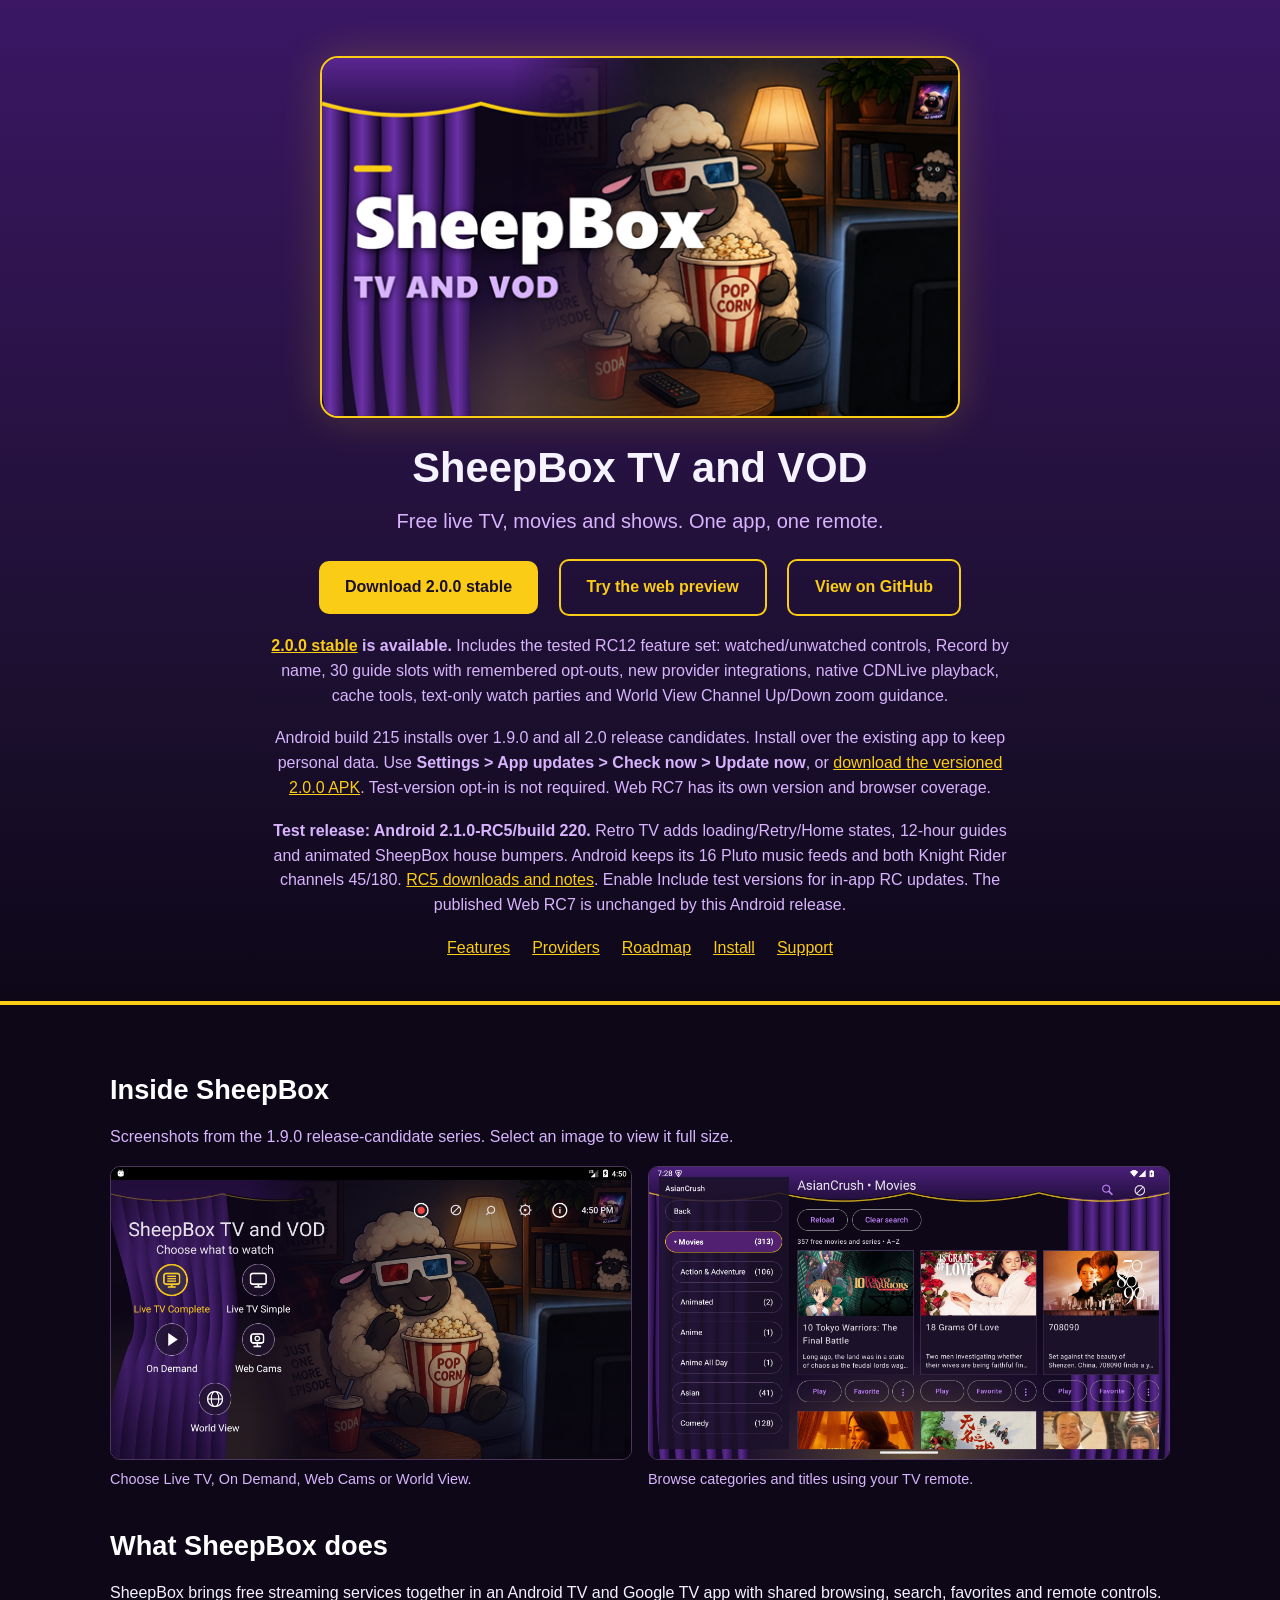
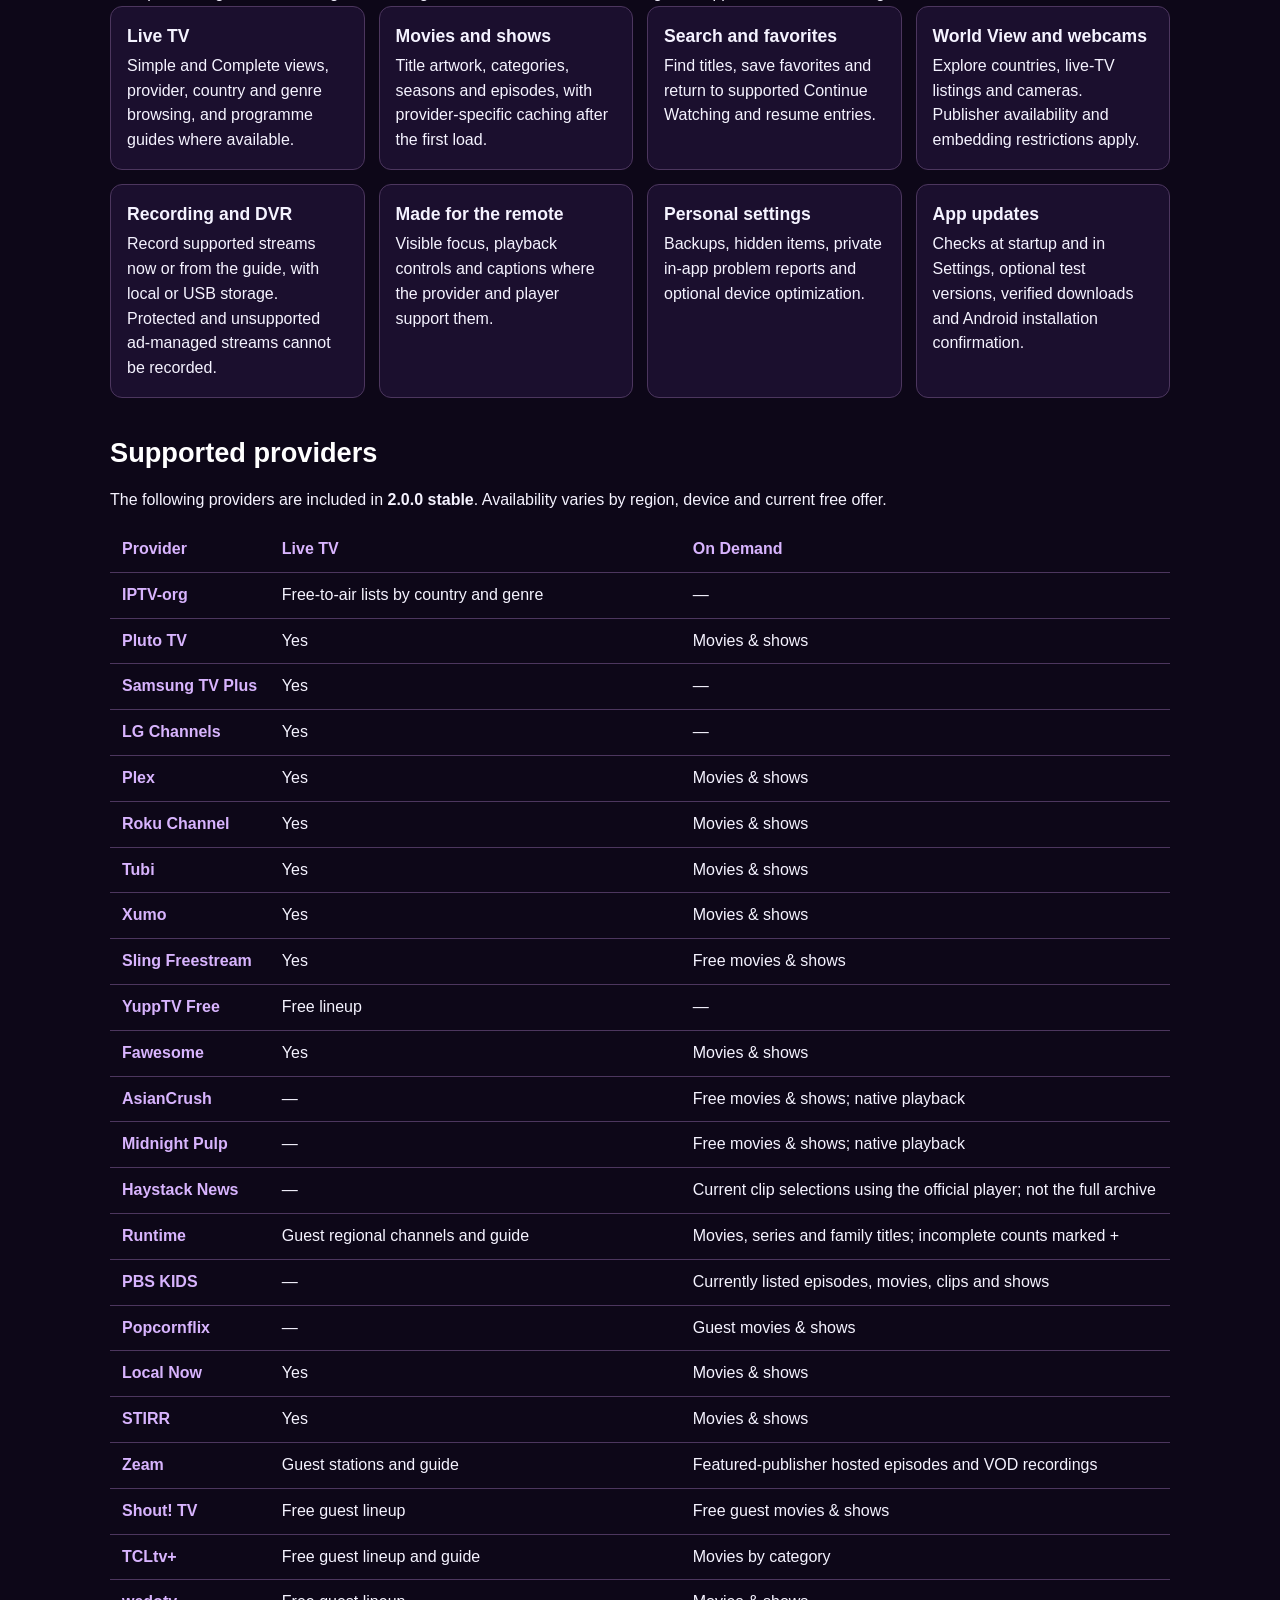
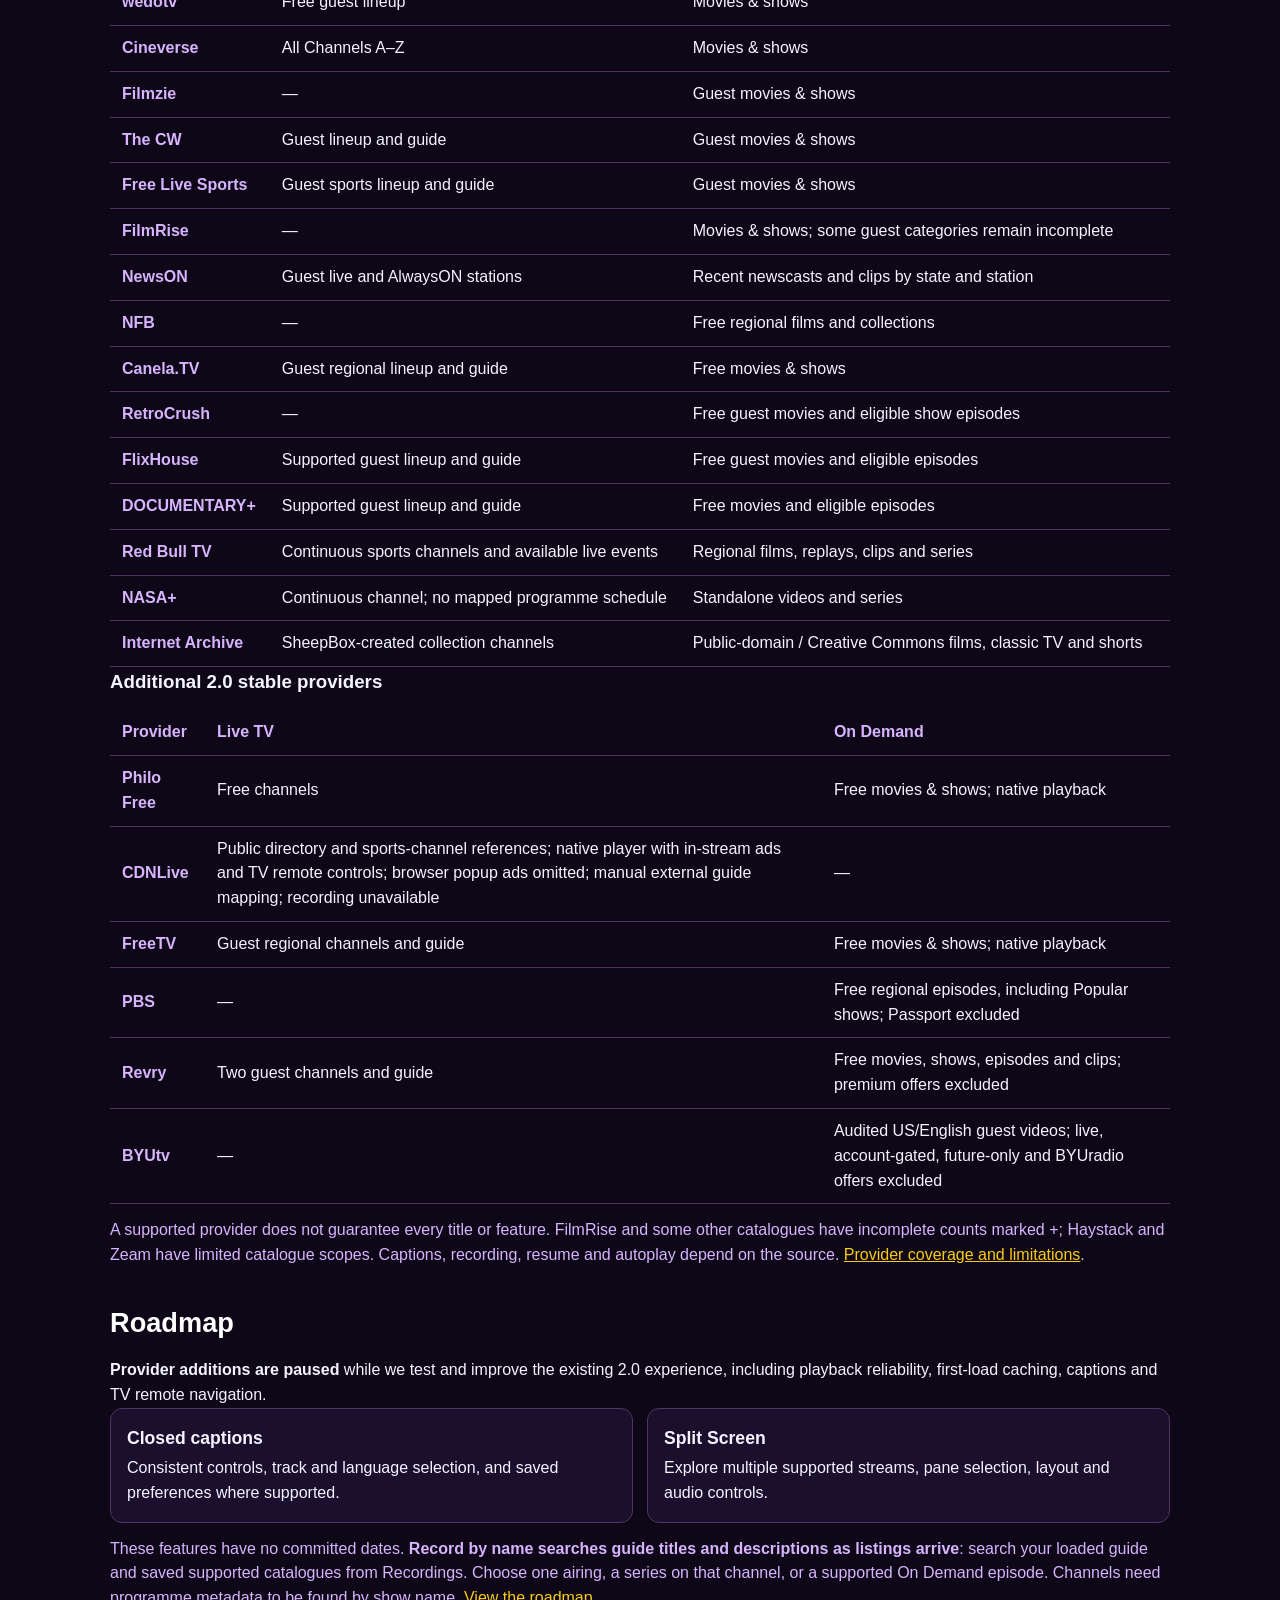
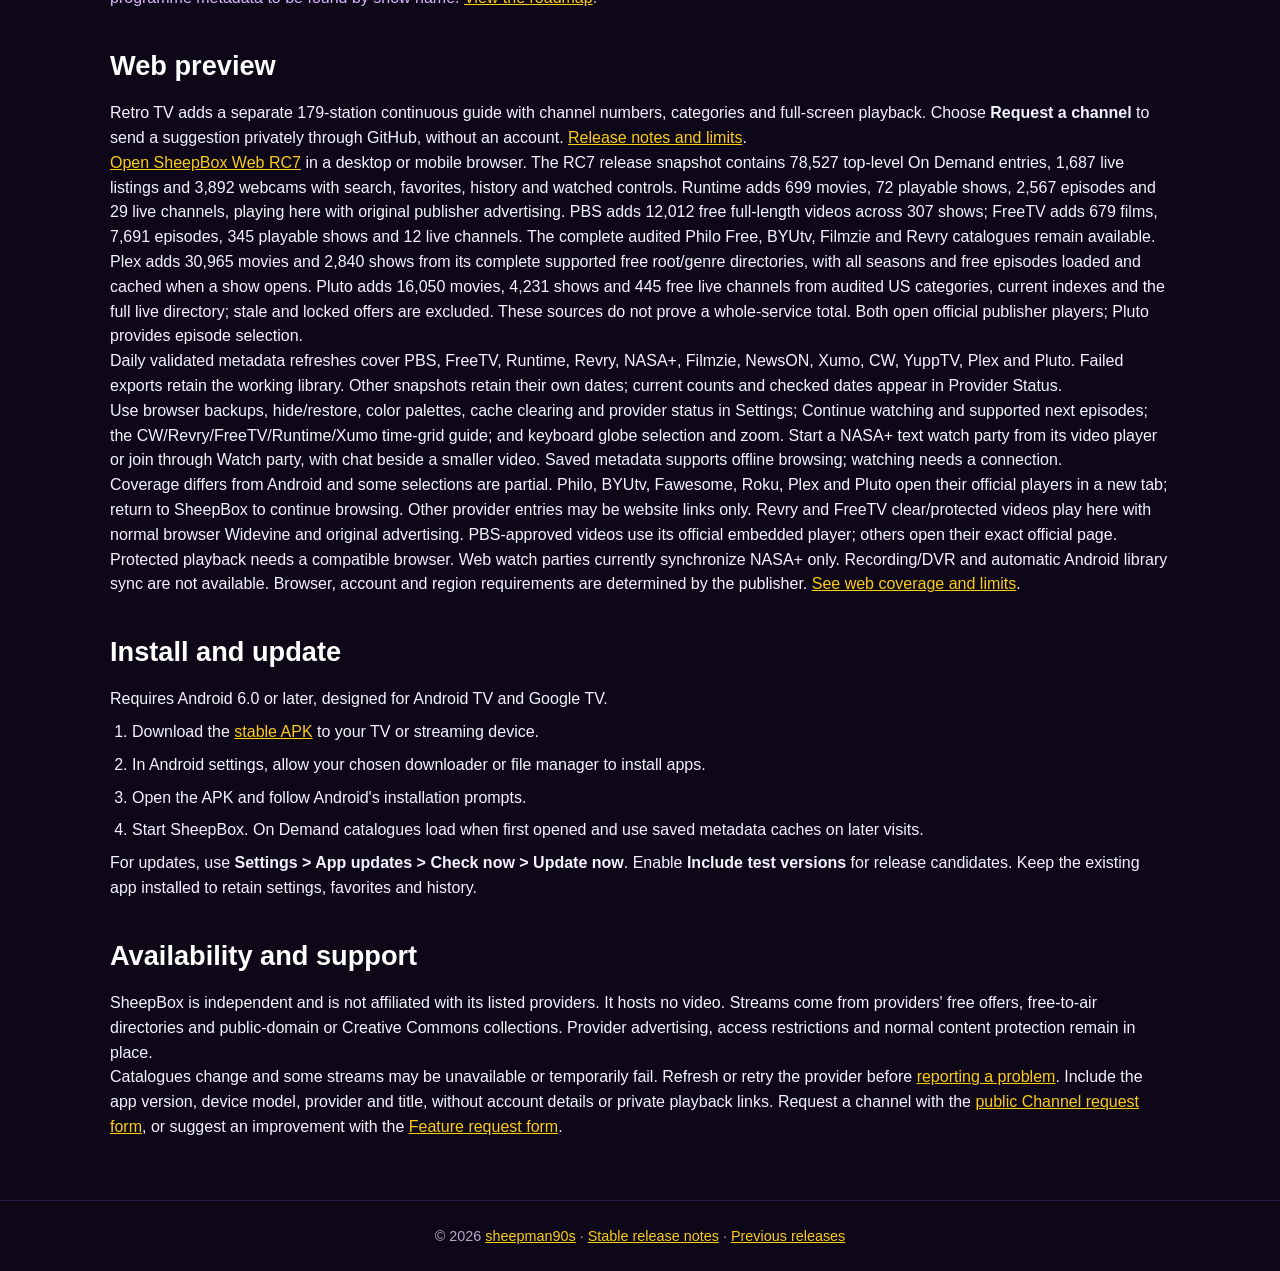
<file: docs/index.html>
<!DOCTYPE html>
<html lang="en">
<head>
<meta charset="utf-8">
<meta name="viewport" content="width=device-width, initial-scale=1">
<title>SheepBox TV and VOD – Free Live TV &amp; Free Movies App for Android TV</title>
<meta name="description" content="SheepBox TV and VOD is a free Android TV app for legal free live TV channels and free movies and shows from Pluto TV, Roku Channel, Xumo, Tubi, Sling Freestream, Fawesome, Local Now, STIRR, FilmRise and more. TV guide, search, recording and automatic updates. No piracy.">
<meta name="keywords" content="SheepBox, SheepBox TV, Android TV app, Google TV app, free live TV, free movies, FAST channels, Pluto TV, Tubi, Xumo, Roku Channel, Samsung TV Plus, LG Channels, Plex, Sling Freestream, YuppTV, Fawesome, Local Now, STIRR, FilmRise, Internet Archive, IPTV-org, TV guide, DVR, recording, APK, vSeeBox, legal streaming">
<meta name="robots" content="index, follow">
<link rel="canonical" href="https://sheepman90s.github.io/sheepbox-releases/">
<link rel="icon" type="image/png" href="icon.png">
<meta property="og:type" content="website">
<meta property="og:site_name" content="SheepBox TV and VOD">
<meta property="og:title" content="SheepBox TV and VOD – Free Live TV &amp; Movies for Android TV">
<meta property="og:description" content="Legal free live TV and free movies &amp; shows in one Android TV app: TV guide, search, recording and automatic updates. No pirated content.">
<meta property="og:url" content="https://sheepman90s.github.io/sheepbox-releases/">
<meta property="og:image" content="https://sheepman90s.github.io/sheepbox-releases/banner.png">
<meta name="twitter:card" content="summary_large_image">
<meta name="twitter:title" content="SheepBox TV and VOD – Free Live TV &amp; Movies for Android TV">
<meta name="twitter:description" content="Legal free live TV and free movies &amp; shows in one Android TV app.">
<meta name="twitter:image" content="https://sheepman90s.github.io/sheepbox-releases/banner.png">
<script type="application/ld+json">
{
  "@context": "https://schema.org",
  "@type": "SoftwareApplication",
  "name": "SheepBox TV and VOD",
  "operatingSystem": "Android TV, Google TV (Android 6.0+)",
  "applicationCategory": "EntertainmentApplication",
  "softwareVersion": "2.0.0",
  "description": "Free Android TV app for legal free live TV channels and free movies and shows from official free, ad-supported services, with a TV guide, search, recording and automatic updates.",
  "url": "https://sheepman90s.github.io/sheepbox-releases/",
  "downloadUrl": "https://github.com/sheepman90s/sheepbox-releases/releases/latest/download/Sheepbox-latest.apk",
  "image": "https://sheepman90s.github.io/sheepbox-releases/banner.png",
  "screenshot": ["https://sheepman90s.github.io/sheepbox-releases/screenshot-home-rc12.png", "https://sheepman90s.github.io/sheepbox-releases/screenshot-catalogue-rc14.png"],
  "offers": {"@type": "Offer", "price": "0", "priceCurrency": "USD"},
  "author": {"@type": "Person", "name": "sheepman90s", "url": "https://github.com/sheepman90s"}
}
</script>
<style>
:root{--night:#0d0718;--plum:#1b0f2e;--violet:#5b2a91;--lav:#d8b4fe;--lamp:#facc15}
*{box-sizing:border-box;margin:0;padding:0}
body{background:var(--night);color:#f5f3ff;font-family:"Segoe UI",Roboto,Arial,sans-serif;line-height:1.55}
a{color:var(--lamp)}
header{background:linear-gradient(180deg,#3b1764,#1b0f2e 70%,var(--night));text-align:center;padding:56px 20px 40px;border-bottom:4px solid var(--lamp)}
header img.brand-art{display:block;width:min(100%,640px);height:auto;margin:0 auto;border-radius:18px;border:2px solid var(--lamp);box-shadow:0 0 40px rgba(250,204,21,.2)}
h1{font-size:2.6rem;margin:18px 0 6px}
.tag{font-size:1.25rem;color:var(--lav)}
.legal{display:inline-block;margin-top:14px;padding:6px 14px;border:1px solid #22c55e;border-radius:999px;color:#86efac;font-weight:600}
.btn{display:inline-block;margin:22px 8px 0;padding:14px 26px;background:var(--lamp);color:#1b0f2e;font-weight:800;text-decoration:none;border-radius:10px}
.btn.alt{background:transparent;color:var(--lamp);border:2px solid var(--lamp)}
main{max-width:1100px;margin:0 auto;padding:30px 20px 60px}
.shots{display:grid;grid-template-columns:1fr 1fr;gap:16px;margin:10px 0 30px}
.shots img{display:block;width:100%;height:auto;border-radius:10px;border:1px solid #4c365e}
.shots figcaption{margin-top:8px;color:var(--lav);font-size:.9rem}
.capture-note{color:var(--lav);margin-bottom:16px}
h2{font-size:1.7rem;margin:34px 0 14px;color:#fff}
.grid{display:grid;grid-template-columns:repeat(auto-fit,minmax(240px,1fr));gap:14px}
.card{background:var(--plum);border:1px solid #4c365e;border-radius:12px;padding:16px}
.card b{display:block;font-size:1.1rem;margin-bottom:4px}
ol li,ul li{margin:8px 0 8px 22px}
footer{text-align:center;color:#b8a6c9;font-size:.9rem;padding:24px;border-top:1px solid #2a1745}
@media(max-width:700px){.shots{grid-template-columns:1fr}h1{font-size:2rem}}

.release-note{max-width:760px;margin:18px auto 0;color:var(--lav)}
.site-links{margin-top:18px;display:flex;justify-content:center;flex-wrap:wrap;gap:12px 22px}
.provider-table{overflow-x:auto;margin-top:14px}
table{width:100%;border-collapse:collapse;min-width:480px}
th,td{text-align:left;padding:10px 12px;border-bottom:1px solid #4c365e}
th{color:var(--lav)}
.notice{color:var(--lav);margin-top:14px}
</style>
</head>
<body>
<header>
  <img class="brand-art" src="banner.png" alt="SheepBox popcorn sheep mascot" width="640" height="360">
  <h1>SheepBox TV and VOD</h1>
  <p class="tag">Free live TV, movies and shows. One app, one remote.</p>
  <a class="btn" href="https://github.com/sheepman90s/sheepbox-releases/releases/latest/download/Sheepbox-latest.apk">Download 2.0.0 stable</a>
  <a class="btn alt" href="watch/">Try the web preview</a>
  <a class="btn alt" href="https://github.com/sheepman90s/sheepbox-releases">View on GitHub</a>
  <p class="release-note"><strong><a href="https://github.com/sheepman90s/sheepbox-releases/releases/tag/v2.0.0">2.0.0 stable</a> is available.</strong> Includes the tested RC12 feature set: watched/unwatched controls, Record by name, 30 guide slots with remembered opt-outs, new provider integrations, native CDNLive playback, cache tools, text-only watch parties and World View Channel Up/Down zoom guidance.</p>
  <p class="release-note">Android build 215 installs over 1.9.0 and all 2.0 release candidates. Install over the existing app to keep personal data. Use <strong>Settings &gt; App updates &gt; Check now &gt; Update now</strong>, or <a href="https://github.com/sheepman90s/sheepbox-releases/releases/download/v2.0.0/sheepbox-tv-vod-2.0.0-release.apk">download the versioned 2.0.0 APK</a>. Test-version opt-in is not required. Web RC7 has its own version and browser coverage.</p>
  <p class="release-note"><strong>Test release: Android 2.1.0-RC5/build 220.</strong> Retro TV adds loading/Retry/Home states, 12-hour guides and animated SheepBox house bumpers. Android keeps its 16 Pluto music feeds and both Knight Rider channels 45/180. <a href="https://github.com/sheepman90s/sheepbox-releases/releases/tag/v2.1.0-RC5">RC5 downloads and notes</a>. Enable Include test versions for in-app RC updates. The published Web RC7 is unchanged by this Android release.</p>
  <nav class="site-links" aria-label="Page sections"><a href="#features">Features</a><a href="#providers">Providers</a><a href="#roadmap">Roadmap</a><a href="#install">Install</a><a href="#support">Support</a></nav>
</header>
<main>
  <h2>Inside SheepBox</h2>
  <p class="capture-note">Screenshots from the 1.9.0 release-candidate series. Select an image to view it full size.</p>
  <div class="shots">
    <figure><a href="screenshot-home-rc12.png"><img src="screenshot-home-rc12.png" alt="SheepBox Home with navigation beside the sheep mascot" width="1920" height="1080" loading="lazy"></a><figcaption>Choose Live TV, On Demand, Web Cams or World View.</figcaption></figure>
    <figure><a href="screenshot-catalogue-rc14.png"><img src="screenshot-catalogue-rc14.png" alt="SheepBox On Demand categories and title artwork" width="1920" height="1080" loading="lazy"></a><figcaption>Browse categories and titles using your TV remote.</figcaption></figure>
  </div>

  <h2 id="features">What SheepBox does</h2>
  <p>SheepBox brings free streaming services together in an Android TV and Google TV app with shared browsing, search, favorites and remote controls.</p>
  <div class="grid">
    <div class="card"><b>Live TV</b>Simple and Complete views, provider, country and genre browsing, and programme guides where available.</div>
    <div class="card"><b>Movies and shows</b>Title artwork, categories, seasons and episodes, with provider-specific caching after the first load.</div>
    <div class="card"><b>Search and favorites</b>Find titles, save favorites and return to supported Continue Watching and resume entries.</div>
    <div class="card"><b>World View and webcams</b>Explore countries, live-TV listings and cameras. Publisher availability and embedding restrictions apply.</div>
    <div class="card"><b>Recording and DVR</b>Record supported streams now or from the guide, with local or USB storage. Protected and unsupported ad-managed streams cannot be recorded.</div>
    <div class="card"><b>Made for the remote</b>Visible focus, playback controls and captions where the provider and player support them.</div>
    <div class="card"><b>Personal settings</b>Backups, hidden items, private in-app problem reports and optional device optimization.</div>
    <div class="card"><b>App updates</b>Checks at startup and in Settings, optional test versions, verified downloads and Android installation confirmation.</div>
  </div>

  <h2 id="providers">Supported providers</h2>
  <p>The following providers are included in <strong>2.0.0 stable</strong>. Availability varies by region, device and current free offer.</p>
<div class="provider-table"><table>
<thead><tr><th scope="col">Provider</th><th scope="col">Live TV</th><th scope="col">On Demand</th></tr></thead>
<tbody>
<tr><th scope="row">IPTV-org</th><td>Free-to-air lists by country and genre</td><td>—</td></tr>
<tr><th scope="row">Pluto TV</th><td>Yes</td><td>Movies &amp; shows</td></tr>
<tr><th scope="row">Samsung TV Plus</th><td>Yes</td><td>—</td></tr>
<tr><th scope="row">LG Channels</th><td>Yes</td><td>—</td></tr>
<tr><th scope="row">Plex</th><td>Yes</td><td>Movies &amp; shows</td></tr>
<tr><th scope="row">Roku Channel</th><td>Yes</td><td>Movies &amp; shows</td></tr>
<tr><th scope="row">Tubi</th><td>Yes</td><td>Movies &amp; shows</td></tr>
<tr><th scope="row">Xumo</th><td>Yes</td><td>Movies &amp; shows</td></tr>
<tr><th scope="row">Sling Freestream</th><td>Yes</td><td>Free movies &amp; shows</td></tr>
<tr><th scope="row">YuppTV Free</th><td>Free lineup</td><td>—</td></tr>
<tr><th scope="row">Fawesome</th><td>Yes</td><td>Movies &amp; shows</td></tr>
<tr><th scope="row">AsianCrush</th><td>—</td><td>Free movies &amp; shows; native playback</td></tr>
<tr><th scope="row">Midnight Pulp</th><td>—</td><td>Free movies &amp; shows; native playback</td></tr>
<tr><th scope="row">Haystack News</th><td>—</td><td>Current clip selections using the official player; not the full archive</td></tr>
<tr><th scope="row">Runtime</th><td>Guest regional channels and guide</td><td>Movies, series and family titles; incomplete counts marked +</td></tr>
<tr><th scope="row">PBS KIDS</th><td>—</td><td>Currently listed episodes, movies, clips and shows</td></tr>
<tr><th scope="row">Popcornflix</th><td>—</td><td>Guest movies &amp; shows</td></tr>
<tr><th scope="row">Local Now</th><td>Yes</td><td>Movies &amp; shows</td></tr>
<tr><th scope="row">STIRR</th><td>Yes</td><td>Movies &amp; shows</td></tr>
<tr><th scope="row">Zeam</th><td>Guest stations and guide</td><td>Featured-publisher hosted episodes and VOD recordings</td></tr>
<tr><th scope="row">Shout! TV</th><td>Free guest lineup</td><td>Free guest movies &amp; shows</td></tr>
<tr><th scope="row">TCLtv+</th><td>Free guest lineup and guide</td><td>Movies by category</td></tr>
<tr><th scope="row">wedotv</th><td>Free guest lineup</td><td>Movies &amp; shows</td></tr>
<tr><th scope="row">Cineverse</th><td>All Channels A–Z</td><td>Movies &amp; shows</td></tr>
<tr><th scope="row">Filmzie</th><td>—</td><td>Guest movies &amp; shows</td></tr>
<tr><th scope="row">The CW</th><td>Guest lineup and guide</td><td>Guest movies &amp; shows</td></tr>
<tr><th scope="row">Free Live Sports</th><td>Guest sports lineup and guide</td><td>Guest movies &amp; shows</td></tr>
<tr><th scope="row">FilmRise</th><td>—</td><td>Movies &amp; shows; some guest categories remain incomplete</td></tr>
<tr><th scope="row">NewsON</th><td>Guest live and AlwaysON stations</td><td>Recent newscasts and clips by state and station</td></tr>
<tr><th scope="row">NFB</th><td>—</td><td>Free regional films and collections</td></tr>
<tr><th scope="row">Canela.TV</th><td>Guest regional lineup and guide</td><td>Free movies &amp; shows</td></tr>
<tr><th scope="row">RetroCrush</th><td>—</td><td>Free guest movies and eligible show episodes</td></tr>
<tr><th scope="row">FlixHouse</th><td>Supported guest lineup and guide</td><td>Free guest movies and eligible episodes</td></tr>
<tr><th scope="row">DOCUMENTARY+</th><td>Supported guest lineup and guide</td><td>Free movies and eligible episodes</td></tr>
<tr><th scope="row">Red Bull TV</th><td>Continuous sports channels and available live events</td><td>Regional films, replays, clips and series</td></tr>
<tr><th scope="row">NASA+</th><td>Continuous channel; no mapped programme schedule</td><td>Standalone videos and series</td></tr>
<tr><th scope="row">Internet Archive</th><td>SheepBox-created collection channels</td><td>Public-domain / Creative Commons films, classic TV and shorts</td></tr>
</tbody></table></div>
  <h3>Additional 2.0 stable providers</h3>
<div class="provider-table"><table>
<thead><tr><th scope="col">Provider</th><th scope="col">Live TV</th><th scope="col">On Demand</th></tr></thead>
<tbody>
<tr><th scope="row">Philo Free</th><td>Free channels</td><td>Free movies &amp; shows; native playback</td></tr>
<tr><th scope="row">CDNLive</th><td>Public directory and sports-channel references; native player with in-stream ads and TV remote controls; browser popup ads omitted; manual external guide mapping; recording unavailable</td><td>—</td></tr>
<tr><th scope="row">FreeTV</th><td>Guest regional channels and guide</td><td>Free movies &amp; shows; native playback</td></tr>
<tr><th scope="row">PBS</th><td>—</td><td>Free regional episodes, including Popular shows; Passport excluded</td></tr>
<tr><th scope="row">Revry</th><td>Two guest channels and guide</td><td>Free movies, shows, episodes and clips; premium offers excluded</td></tr>
<tr><th scope="row">BYUtv</th><td>—</td><td>Audited US/English guest videos; live, account-gated, future-only and BYUradio offers excluded</td></tr>
</tbody></table></div>
  <p class="notice">A supported provider does not guarantee every title or feature. FilmRise and some other catalogues have incomplete counts marked +; Haystack and Zeam have limited catalogue scopes. Captions, recording, resume and autoplay depend on the source. <a href="https://github.com/sheepman90s/sheepbox-releases/blob/main/PROVIDERS.md">Provider coverage and limitations</a>.</p>

  <h2 id="roadmap">Roadmap</h2>
  <p><strong>Provider additions are paused</strong> while we test and improve the existing 2.0 experience, including playback reliability, first-load caching, captions and TV remote navigation.</p>
  <div class="grid">
    <div class="card"><b>Closed captions</b>Consistent controls, track and language selection, and saved preferences where supported.</div>
    <div class="card"><b>Split Screen</b>Explore multiple supported streams, pane selection, layout and audio controls.</div>
  </div>
  <p class="notice">These features have no committed dates. <strong>Record by name searches guide titles and descriptions as listings arrive</strong>: search your loaded guide and saved supported catalogues from Recordings. Choose one airing, a series on that channel, or a supported On Demand episode. Channels need programme metadata to be found by show name. <a href="https://github.com/sheepman90s/sheepbox-releases/blob/main/ROADMAP.md">View the roadmap</a>.</p>

  <h2>Web preview</h2>
  <p>Retro TV adds a separate 179-station continuous guide with channel numbers, categories and full-screen playback. Choose <strong>Request a channel</strong> to send a suggestion privately through GitHub, without an account. <a href="https://github.com/sheepman90s/sheepbox-releases/blob/main/RELEASE_2_1_0_RC2.md">Release notes and limits</a>.</p>
  <p><a href="watch/">Open SheepBox Web RC7</a> in a desktop or mobile browser. The RC7 release snapshot contains 78,527 top-level On Demand entries, 1,687 live listings and 3,892 webcams with search, favorites, history and watched controls. Runtime adds 699 movies, 72 playable shows, 2,567 episodes and 29 live channels, playing here with original publisher advertising. PBS adds 12,012 free full-length videos across 307 shows; FreeTV adds 679 films, 7,691 episodes, 345 playable shows and 12 live channels. The complete audited Philo Free, BYUtv, Filmzie and Revry catalogues remain available.</p>
  <p>Plex adds 30,965 movies and 2,840 shows from its complete supported free root/genre directories, with all seasons and free episodes loaded and cached when a show opens. Pluto adds 16,050 movies, 4,231 shows and 445 free live channels from audited US categories, current indexes and the full live directory; stale and locked offers are excluded. These sources do not prove a whole-service total. Both open official publisher players; Pluto provides episode selection.</p>
  <p>Daily validated metadata refreshes cover PBS, FreeTV, Runtime, Revry, NASA+, Filmzie, NewsON, Xumo, CW, YuppTV, Plex and Pluto. Failed exports retain the working library. Other snapshots retain their own dates; current counts and checked dates appear in Provider Status.</p>
  <p>Use browser backups, hide/restore, color palettes, cache clearing and provider status in Settings; Continue watching and supported next episodes; the CW/Revry/FreeTV/Runtime/Xumo time-grid guide; and keyboard globe selection and zoom. Start a NASA+ text watch party from its video player or join through Watch party, with chat beside a smaller video. Saved metadata supports offline browsing; watching needs a connection.</p>
  <p>Coverage differs from Android and some selections are partial. Philo, BYUtv, Fawesome, Roku, Plex and Pluto open their official players in a new tab; return to SheepBox to continue browsing. Other provider entries may be website links only. Revry and FreeTV clear/protected videos play here with normal browser Widevine and original advertising. PBS-approved videos use its official embedded player; others open their exact official page. Protected playback needs a compatible browser. Web watch parties currently synchronize NASA+ only. Recording/DVR and automatic Android library sync are not available. Browser, account and region requirements are determined by the publisher. <a href="https://github.com/sheepman90s/sheepbox-releases/blob/main/PROVIDERS.md#web-preview">See web coverage and limits</a>.</p>

  <h2 id="install">Install and update</h2>
  <p>Requires Android 6.0 or later, designed for Android TV and Google TV.</p>
  <ol>
    <li>Download the <a href="https://github.com/sheepman90s/sheepbox-releases/releases/latest/download/Sheepbox-latest.apk">stable APK</a> to your TV or streaming device.</li>
    <li>In Android settings, allow your chosen downloader or file manager to install apps.</li>
    <li>Open the APK and follow Android's installation prompts.</li>
    <li>Start SheepBox. On Demand catalogues load when first opened and use saved metadata caches on later visits.</li>
  </ol>
  <p>For updates, use <strong>Settings &gt; App updates &gt; Check now &gt; Update now</strong>. Enable <strong>Include test versions</strong> for release candidates. Keep the existing app installed to retain settings, favorites and history.</p>

  <h2 id="support">Availability and support</h2>
  <p>SheepBox is independent and is not affiliated with its listed providers. It hosts no video. Streams come from providers' free offers, free-to-air directories and public-domain or Creative Commons collections. Provider advertising, access restrictions and normal content protection remain in place.</p>
  <p>Catalogues change and some streams may be unavailable or temporarily fail. Refresh or retry the provider before <a href="https://github.com/sheepman90s/sheepbox-releases/issues/new?template=bug_report.yml">reporting a problem</a>. Include the app version, device model, provider and title, without account details or private playback links. Request a channel with the <a href="https://github.com/sheepman90s/sheepbox-releases/issues/new?template=channel_request.yml">public Channel request form</a>, or suggest an improvement with the <a href="https://github.com/sheepman90s/sheepbox-releases/issues/new?template=feature_request.yml">Feature request form</a>.</p>
</main>
<footer>
  © 2026 <a href="https://github.com/sheepman90s">sheepman90s</a> · <a href="https://github.com/sheepman90s/sheepbox-releases/releases/tag/v2.0.0">Stable release notes</a> · <a href="https://github.com/sheepman90s/sheepbox-releases/releases">Previous releases</a>
</footer>
</body>
</html>
</file>
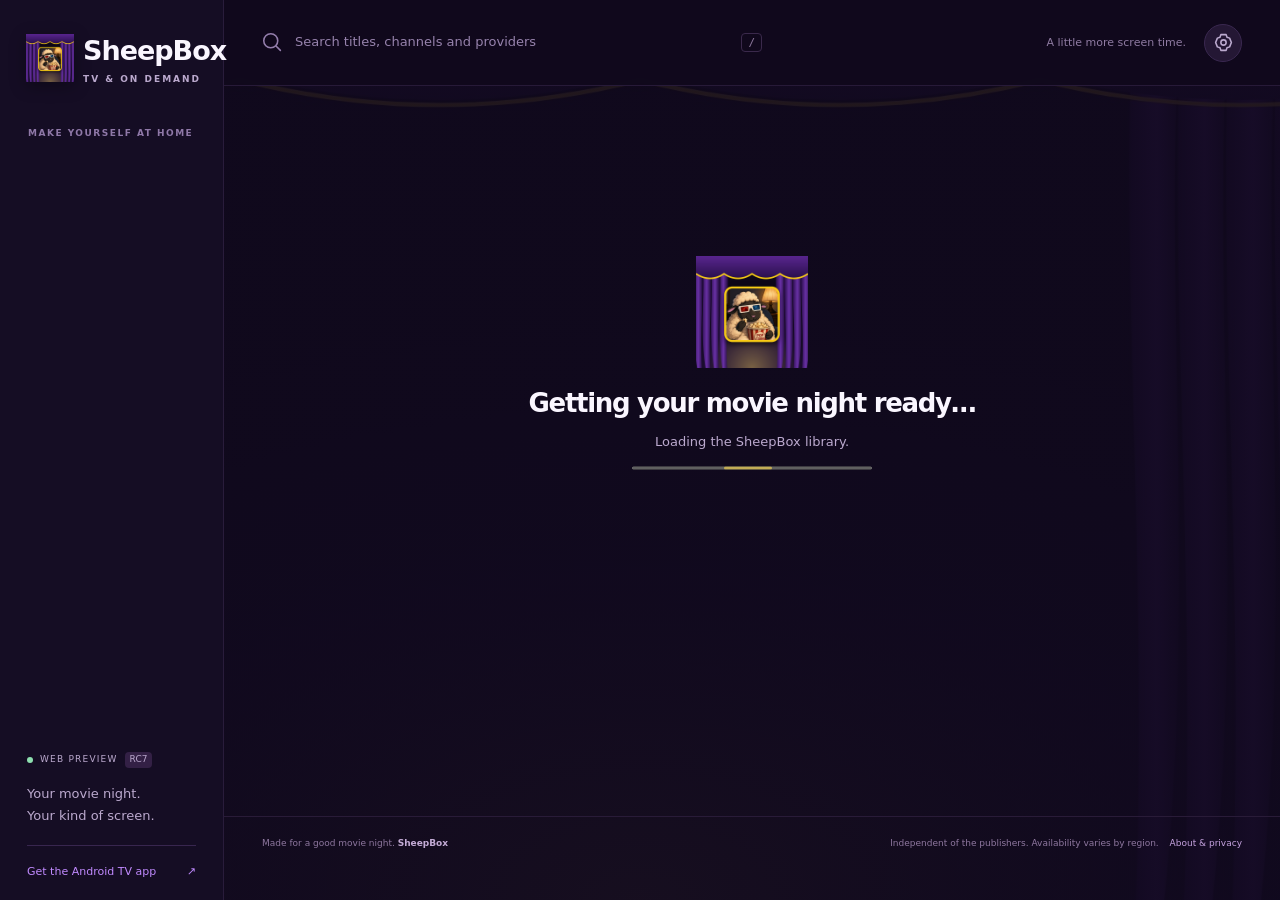
<file: docs/watch/index.html>
<!doctype html>
<html lang="en">
<head>
  <meta charset="utf-8">
  <meta name="viewport" content="width=device-width, initial-scale=1, viewport-fit=cover">
  <meta name="theme-color" content="#10091d">
  <meta name="description" content="SheepBox in your browser. Discover free live TV, films and your favorite providers, with a library that feels like home.">
  <meta name="referrer" content="no-referrer">
  <meta http-equiv="Content-Security-Policy" content="default-src 'self'; script-src 'self' https://imasdk.googleapis.com https://s0.2mdn.net https://pagead2.googlesyndication.com https://ep2.adtrafficquality.google; script-src-elem 'self' 'unsafe-inline' https://imasdk.googleapis.com https://s0.2mdn.net https://pagead2.googlesyndication.com https://ep2.adtrafficquality.google; script-src-attr 'none'; style-src 'self'; img-src 'self' https: data:; connect-src 'self' https:; media-src https: blob: data:; frame-src https://www.redbull.tv https://www.euronews.com https://embed.france24.com https://www.nfb.ca https://player.pbs.org https://www.youtube-nocookie.com https://imasdk.googleapis.com https://tpc.googlesyndication.com https://googleads.g.doubleclick.net https://ep2.adtrafficquality.google; worker-src 'self' blob:; object-src 'none'; base-uri 'self'; form-action 'self'; upgrade-insecure-requests">
  <link rel="icon" type="image/png" href="./assets/icon.png">
  <link rel="apple-touch-icon" href="./assets/icon.png">
  <link rel="manifest" href="./manifest.webmanifest">
  <link rel="stylesheet" href="./styles.css">
  <link rel="stylesheet" href="./app-home.css">
  <link rel="stylesheet" href="./world.css">
  <link rel="stylesheet" href="./world-live.css">
  <link rel="stylesheet" href="./player-ads.css">
  <link rel="stylesheet" href="./retro.css">
  <title>SheepBox — Your next movie night</title>
</head>
<body>
  <a href="#main" class="skip-link">Skip to content</a>
  <aside class="sidebar" aria-label="Main navigation">
    <a class="brand" href="#home" aria-label="SheepBox home"><img src="./assets/icon.png" alt="" width="48" height="48"><span>SheepBox<small>TV & ON DEMAND</small></span></a>
    <span class="sidebar-caption">MAKE YOURSELF AT HOME</span>
    <nav id="navigation"></nav>
    <div class="sidebar-bottom"><div class="web-edition"><span class="edition-dot"></span> WEB PREVIEW <span>RC7</span></div><p>Your movie night.<br>Your kind of screen.</p><a class="android-link" href="https://github.com/sheepman90s/sheepbox-releases/releases/latest" target="_blank" rel="noopener noreferrer">Get the Android TV app <span aria-hidden="true">↗</span></a></div>
  </aside>
  <div class="workspace">
    <header class="topbar">
      <a class="mobile-brand" href="#home"><img src="./assets/icon.png" width="40" height="40" alt="">SheepBox</a>
      <form id="search-form" class="global-search" role="search"><span id="search-icon"></span><label class="sr-only" for="global-search">Search titles, channels and providers</label><input id="global-search" type="search" placeholder="Search titles, channels and providers" autocomplete="off" maxlength="160"><kbd>/</kbd></form>
      <div class="topbar-actions"><span class="browser-label">A little more screen time.</span><button id="install-button" class="button small secondary" hidden>Install app</button><a href="#settings" class="icon-button" id="settings-link" aria-label="Settings and about"></a></div>
    </header>
    <div id="connection-status" class="connection-banner" hidden>You're offline. You can browse saved content; connect to watch.</div>
    <div id="update-banner" class="connection-banner" hidden>A new SheepBox version is ready. <button id="reload-update" class="text-button">Reload now</button></div>
    <main id="main" tabindex="-1"><div class="initial-loading"><img src="./assets/icon.png" alt="" width="112" height="112"><h1>Getting your movie night ready…</h1><p>Loading the SheepBox library.</p><progress aria-label="Loading library"></progress></div></main>
    <footer class="footer"><span>Made for a good movie night. <b>SheepBox</b></span><span>Independent of the publishers. Availability varies by region. <a href="#settings">About & privacy</a></span></footer>
  </div>
  <div id="toast" class="toast" role="status" aria-live="polite"></div>
  <dialog id="confirm-dialog" class="confirm-dialog"><form method="dialog"><h2>Clear this browser’s SheepBox library?</h2><p>This removes your saved favorites, watch history and watched marks here. Export a backup first if you want to keep them.</p><div class="button-row"><button value="cancel" class="button secondary">Keep my library</button><button value="clear" class="button danger">Clear library</button></div></form></dialog>
  <noscript><div class="noscript">SheepBox needs JavaScript to browse and play videos. You can also <a href="https://github.com/sheepman90s/sheepbox-releases/releases/latest">download the Android TV app</a>.</div></noscript>
  <script type="module" src="./src/app.mjs"></script>
</body>
</html>
</file>
<file: docs/watch/styles.css>
:root {
  color-scheme:dark;
  --bg:#10091d;
  --panel:#1b112c;
  --panel-2:#26173e;
  --line:#38264f;
  --text:#faf6ff;
  --muted:#bba9ce;
  --purple:#c18aff;
  --gold:#ffd326;
  --red:#ff7979;
  --green:#8ee0b0;
  --sidebar:224px;
  font:15px/1.55 system-ui,-apple-system,BlinkMacSystemFont,"Segoe UI",sans-serif
}
* {
  box-sizing:border-box
}
body {
  margin:0;
  background:var(--bg);
  color:var(--text)
}
a {
  color:inherit;
  text-decoration:none
}
button,input,select {
  font:inherit
}
button,a,select,input {
  touch-action:manipulation
}
button {
  cursor:pointer
}
button:disabled {
  cursor:wait;
  opacity:.6
}
button,input,select {
  color:inherit
}
button {
  border:0
}
svg {
  width:21px;
  height:21px;
  flex-shrink:0;
  stroke:currentColor;
  stroke-width:1.8;
  fill:none;
  stroke-linecap:round;
  stroke-linejoin:round
}
img {
  max-width:100%
}
h1,h2,h3,p {
  margin-top:0
}
h1,h2,h3 {
  line-height:1.2
}
h1 {
  font-size:clamp(29px,3.2vw,44px);
  letter-spacing:-1.3px;
  margin-bottom:12px
}
h2 {
  font-size:23px;
  letter-spacing:-.45px
}
h3 {
  font-size:17px
}
p {
  color:var(--muted)
}
:focus-visible {
  outline:3px solid var(--gold);
  outline-offset:4px
}
button:focus-visible {
  outline-offset:3px
}
[hidden] {
  display:none!important
}
.sr-only {
  position:absolute;
  width:1px;
  height:1px;
  overflow:hidden;
  clip:rect(0,0,0,0);
  white-space:nowrap
}
.skip-link {
  position:fixed;
  left:12px;
  top:-80px;
  padding:12px;
  background:var(--gold);
  color:#1a1125;
  z-index:100
}
.skip-link:focus {
  top:12px
}
.sidebar {
  width:var(--sidebar);
  height:100dvh;
  position:fixed;
  left:0;
  top:0;
  background:#150d24;
  border-right:1px solid #291c3b;
  padding:30px 16px 20px;
  display:flex;
  flex-direction:column;
  z-index:20
}
.brand {
  display:flex;
  gap:9px;
  align-items:center;
  font-size:27px;
  font-weight:760;
  letter-spacing:-1px;
  padding:0 10px 32px
}
.brand img {
  object-fit:contain;
  filter:drop-shadow(0 4px 8px #0005)
}
.brand small {
  display:block;
  font-size:9px;
  letter-spacing:2px;
  font-weight:650;
  color:var(--muted);
  line-height:1.3;
  margin-top:2px
}
.sidebar-caption {
  font-size:9px;
  font-weight:650;
  letter-spacing:1.5px;
  color:#8f78a8;
  margin:9px 12px 17px
}
.nav-item {
  display:flex;
  gap:13px;
  align-items:center;
  padding:12px 15px;
  border-radius:10px;
  color:#bbaaCA;
  font-size:14px;
  font-weight:560;
  margin-bottom:5px;
  border:1px solid transparent
}
.nav-item:hover {
  background:#241737;
  color:#fff
}
.nav-item.active {
  background:#352044;
  border-color:#5b3570;
  color:var(--gold)
}
.nav-item.active svg {
  stroke-width:2.2
}
.nav-count {
  margin-left:auto;
  background:#ffffff0a;
  color:var(--muted);
  border-radius:5px;
  padding:0 6px;
  font-size:11px
}
.sidebar-bottom {
  margin-top:auto;
  padding:28px 11px 0
}
.web-edition {
  font-size:9px;
  letter-spacing:1.2px;
  display:flex;
  align-items:center;
  gap:7px;
  color:var(--muted)
}
.edition-dot {
  background:var(--green);
  width:6px;
  height:6px;
  border-radius:50%
}
.web-edition>span:last-child {
  background:#332045;
  border-radius:4px;
  padding:1px 5px;
  letter-spacing:0
}
.sidebar-bottom p {
  font-size:13px;
  line-height:1.7;
  margin:15px 0 18px
}
.android-link {
  display:flex;
  justify-content:space-between;
  font-size:11px;
  border-top:1px solid var(--line);
  padding-top:17px;
  color:var(--purple)
}
.workspace {
  margin-left:var(--sidebar);
  min-height:100dvh
}
.topbar {
  height:86px;
  border-bottom:1px solid #271a38;
  display:flex;
  align-items:center;
  justify-content:space-between;
  gap:20px;
  padding:0 38px;
  background:#10091df5;
  position:relative;
  z-index:10
}
.global-search {
  display:flex;
  align-items:center;
  gap:12px;
  width:500px;
  max-width:60%;
  color:#947eac
}
.global-search span {
  display:flex
}
.global-search input {
  border:0;
  background:transparent;
  outline:none!important;
  width:100%;
  font-size:13px;
  padding:13px 0
}
.global-search input::placeholder {
  color:#9783ad
}
.global-search:focus-within {
  color:var(--gold)
}
kbd {
  font-size:11px;
  border:1px solid #3a294b;
  padding:0 6px;
  border-radius:4px;
  color:#8e799e
}
.topbar-actions {
  display:flex;
  gap:18px;
  align-items:center
}
.browser-label {
  color:#8f7bA2;
  font-size:11px
}
.icon-button {
  height:38px;
  width:38px;
  display:inline-flex;
  justify-content:center;
  align-items:center;
  border-radius:50%;
  background:#241734;
  border:1px solid #3a2850;
  color:var(--muted)
}
.icon-button:hover {
  color:var(--gold);
  border-color:var(--gold)
}
.mobile-brand {
  display:none
}
main {
  padding:30px 38px 52px;
  max-width:1880px;
  margin:0 auto;
  min-height:calc(100dvh - 170px)
}
.eyebrow {
  font-size:10px;
  letter-spacing:1.6px;
  color:var(--purple);
  font-weight:700;
  display:flex;
  align-items:center;
  gap:7px;
  margin-bottom:12px
}
.hero {
  position:relative;
  min-height:340px;
  border:1px solid #5b3a71;
  border-radius:18px;
  overflow:hidden;
  background:#241532 url('./assets/home.png') 65% 44%/cover;
  margin-bottom:32px;
  display:flex;
  align-items:center;
  padding:36px
}
.hero:before {
  content:"";
  position:absolute;
  inset:0;
  background:linear-gradient(90deg,#211136f0 0%,#211136d9 34%,#21113633 62%,#0b061126 100%)
}
.hero-content {
  position:relative;
  z-index:1;
  width:46%;
  min-width:320px
}
.hero h1 {
  font-size:clamp(33px,4.1vw,57px);
  letter-spacing:-2px;
  max-width:440px;
  margin-bottom:16px;
  line-height:1.05
}
.hero .eyebrow {
  color:#e5c4ff
}
.hero p {
  font-size:13px;
  max-width:330px;
  color:#dfcbe9;
  line-height:1.65;
  margin-bottom:24px
}
.button-row {
  display:flex;
  gap:10px;
  align-items:center;
  flex-wrap:wrap
}
.button {
  display:inline-flex;
  justify-content:center;
  align-items:center;
  gap:8px;
  border:1px solid transparent;
  border-radius:8px;
  padding:11px 17px;
  background:var(--gold);
  color:#24152a;
  font-size:12px;
  font-weight:750;
  line-height:1.4;
  min-height:40px
}
.button svg {
  width:17px;
  height:17px
}
.button:hover {
  filter:brightness(1.08)
}
.button.secondary {
  background:#30203f;
  color:#f1e2ff;
  border-color:#624374
}
.hero .button.secondary {
  background:#21152a99;
  border-color:#9d78ad
}
.button.small {
  padding:7px 11px;
  min-height:33px;
  font-size:11px
}
.button.ghost {
  background:transparent;
  color:var(--purple);
  border-color:#60416f
}
.button.danger {
  background:#b3485c;
  color:white
}
.text-button {
  background:none;
  color:var(--purple);
  font-weight:600;
  padding:0
}
.section-heading {
  display:flex;
  justify-content:space-between;
  align-items:center;
  gap:15px;
  margin:28px 0 17px
}
.section-heading h2 {
  margin:0;
  font-size:21px
}
.section-heading>a {
  font-size:11px;
  color:var(--purple);
  display:flex;
  gap:5px;
  align-items:center
}
.section-heading>a svg {
  width:15px;
  height:15px
}
.section-heading small {
  display:block;
  font-size:12px;
  color:var(--muted);
  font-weight:400;
  letter-spacing:0;
  margin-top:6px
}
.content-grid {
  display:grid;
  grid-template-columns:repeat(4,minmax(0,1fr));
  gap:22px 18px
}
.content-grid.compact {
  grid-template-columns:repeat(5,minmax(0,1fr))
}
.media-card {
  min-width:0;
  position:relative;
  background:transparent
}
.card-art {
  display:block;
  position:relative;
  aspect-ratio:16/9;
  background:#28183d;
  border:1px solid #473255;
  border-radius:10px;
  overflow:hidden;
  width:100%;
  padding:0;
  text-align:left
}
.card-art img {
  width:100%;
  height:100%;
  object-fit:cover;
  display:block;
  transition:transform .2s
}
.card-art:after {
  content:"";
  position:absolute;
  inset:0;
  background:linear-gradient(0deg,#10091d9c,transparent 65%);
  pointer-events:none
}
.card-art:hover img {
  transform:scale(1.04)
}
.card-art .play-circle {
  position:absolute;
  z-index:2;
  left:calc(50% - 22px);
  top:calc(50% - 22px);
  display:flex;
  align-items:center;
  justify-content:center;
  border:1px solid #ffffff80;
  background:#140b23a6;
  color:#fff;
  border-radius:50%;
  height:44px;
  width:44px;
  opacity:0;
  transform:scale(.85);
  transition:.15s
}
.card-art:hover .play-circle,.card-art:focus-visible .play-circle {
  opacity:1;
  transform:scale(1)
}
.play-circle svg {
  width:20px;
  height:20px;
  fill:currentColor;
  stroke-width:0
}
.live-tag,.duration-tag {
  position:absolute;
  z-index:2;
  left:9px;
  top:9px;
  font-size:9px;
  font-weight:750;
  letter-spacing:.7px;
  border-radius:4px;
  background:#d34c65;
  padding:2px 6px;
  color:white
}
.live-tag:before {
  content:"";
  display:inline-block;
  width:4px;
  height:4px;
  background:white;
  border-radius:50%;
  margin:0 5px 1px 0
}
.duration-tag {
  top:auto;
  left:auto;
  bottom:7px;
  right:8px;
  background:#0c071dba;
  font-size:9px;
  letter-spacing:0
}
.card-info {
  position:relative;
  padding:10px 32px 0 1px
}
.card-title {
  margin:0 0 4px;
  font-size:12px;
  line-height:1.5;
  font-weight:650;
  display:-webkit-box;
  -webkit-line-clamp:2;
  -webkit-box-orient:vertical;
  overflow:hidden;
  overflow-wrap:anywhere
}
.card-subtitle {
  font-size:10px;
  margin:0;
  color:#a88dbd
}
.favorite-button {
  position:absolute;
  right:-2px;
  top:7px;
  background:transparent;
  color:#8e759f;
  border-radius:6px;
  padding:6px;
  display:flex
}
.favorite-button svg {
  width:17px;
  height:17px
}
.favorite-button:hover,.favorite-button.saved {
  color:var(--gold)
}
.favorite-button.saved svg {
  fill:var(--gold);
  stroke:var(--gold)
}
.art-placeholder {
  height:100%;
  display:flex;
  flex-direction:column;
  align-items:center;
  justify-content:center;
  background:radial-gradient(ellipse at 80% 0,#7742a06b,transparent 70%),#2a163e;
  color:#ead8f5;
  gap:4px;
  padding:15px;
  text-align:center
}
.art-placeholder strong {
  font-size:clamp(17px,2vw,26px);
  font-weight:650;
  letter-spacing:-.5px
}
.art-placeholder small {
  font-size:9px;
  color:#d0addf;
  letter-spacing:1px
}
.art-placeholder svg {
  width:27px;
  height:27px;
  margin-bottom:5px;
  color:#d4a6ed
}
.provider-grid {
  display:grid;
  grid-template-columns:repeat(4,minmax(0,1fr));
  gap:14px
}
.provider-card {
  background:var(--panel);
  border:1px solid #38264d;
  border-radius:11px;
  padding:17px;
  min-width:0;
  position:relative;
  transition:border-color .15s
}
.provider-card:hover {
  border-color:#9d6bba
}
.provider-title {
  display:flex;
  align-items:center;
  gap:11px;
  min-width:0;
  padding-right:20px;
  margin-bottom:13px
}
.provider-logo {
  width:39px;
  height:39px;
  display:flex;
  align-items:center;
  justify-content:center;
  flex-shrink:0;
  border-radius:10px;
  background:#553368;
  color:#f7e8ff;
  font-size:16px;
  font-weight:750;
  letter-spacing:-1px
}
.palette-1 .provider-logo {
  background:#6a442e
}
.palette-2 .provider-logo {
  background:#1f6268
}
.palette-3 .provider-logo {
  background:#536728
}
.palette-4 .provider-logo {
  background:#652c4c
}
.palette-5 .provider-logo {
  background:#355982
}
.palette-6 .provider-logo {
  background:#654773
}
.palette-7 .provider-logo {
  background:#355c54
}
.provider-title h3 {
  font-size:13px;
  margin:0
}
.provider-card p {
  font-size:11px;
  line-height:1.6;
  min-height:36px;
  margin-bottom:14px;
  display:-webkit-box;
  -webkit-line-clamp:2;
  -webkit-box-orient:vertical;
  overflow:hidden
}
.provider-foot {
  display:flex;
  align-items:center;
  justify-content:space-between;
  gap:8px;
  font-size:10px
}
.playback-badge {
  display:inline-flex;
  gap:5px;
  align-items:center;
  color:#b995d6
}
.playback-badge.in-page {
  color:var(--green)
}
.playback-badge.in-page:before {
  content:"";
  height:5px;
  width:5px;
  border-radius:50%;
  background:currentColor
}
.provider-foot a {
  color:var(--purple);
  font-weight:600;
  display:flex;
  align-items:center;
  gap:4px
}
.provider-foot svg {
  width:13px;
  height:13px
}
.provider-card .favorite-button {
  top:13px;
  right:10px
}
.page-heading {
  display:flex;
  justify-content:space-between;
  align-items:flex-start;
  gap:20px;
  margin:5px 0 25px
}
.page-heading h1 {
  font-size:32px;
  margin-bottom:8px
}
.page-heading p {
  font-size:12px;
  max-width:700px;
  margin:0
}
.page-heading .button {
  flex-shrink:0;
  margin-top:7px
}
.filters {
  display:flex;
  align-items:center;
  gap:10px;
  flex-wrap:wrap;
  margin-bottom:24px;
  padding-bottom:18px;
  border-bottom:1px solid #2e1f40
}
.filter-input,.filters select {
  border:1px solid #463057;
  background:#1b112b;
  border-radius:7px;
  font-size:12px;
  padding:9px 12px;
  min-height:38px
}
.filter-input {
  min-width:230px;
  flex:1;
  max-width:370px
}
.filters select {
  max-width:210px
}
.result-count {
  color:#9b82af;
  font-size:11px;
  margin-left:auto
}
.result-note {
  font-size:11px;
  margin:0 0 20px;
  color:#9982ad
}
.tabs {
  display:flex;
  gap:6px;
  flex-wrap:wrap;
  margin-bottom:23px
}
.tab {
  border:1px solid #453055;
  background:transparent;
  color:#bfa4d6;
  padding:7px 12px;
  border-radius:7px;
  font-size:12px
}
.tab.active {
  color:var(--gold);
  background:#33203e;
  border-color:#86622f
}
.empty-state {
  text-align:center;
  padding:58px 20px;
  border:1px dashed #4a325e;
  border-radius:12px;
  background:#1c102a;
  max-width:800px;
  margin:25px auto
}
.empty-state svg {
  width:35px;
  height:35px;
  color:var(--purple);
  margin-bottom:13px
}
.empty-state h2 {
  font-size:22px
}
.empty-state p {
  font-size:13px;
  max-width:450px;
  margin:0 auto 20px
}
.load-more {
  display:flex;
  justify-content:center;
  margin-top:30px
}
.load-more button {
  min-width:160px
}
.settings-grid {
  display:grid;
  grid-template-columns:1fr 1fr;
  gap:20px
}
.settings-card {
  border:1px solid var(--line);
  border-radius:12px;
  background:var(--panel);
  padding:25px
}
.settings-card h2 {
  font-size:18px;
  margin-bottom:13px
}
.settings-card p,.settings-card li {
  font-size:12px;
  color:var(--muted);
  line-height:1.8
}
.settings-card ul {
  padding-left:19px
}
.settings-card a {
  color:var(--purple);
  text-decoration:underline
}
.settings-card label {
  font-size:12px;
  display:flex;
  gap:9px;
  align-items:center;
  margin:16px 0 7px
}
.settings-card input[type=checkbox] {
  accent-color:var(--gold);
  width:17px;
  height:17px
}
.settings-card small {
  font-size:11px;
  color:var(--muted)
}
.library-summary {
  display:flex;
  gap:22px;
  margin:17px 0
}
.library-summary strong {
  font-size:25px;
  color:#fff;
  display:block;
  line-height:1.2
}
.library-summary span {
  font-size:10px;
  color:var(--muted)
}
.settings-card .button-row {
  margin-top:17px
}
.subtle-action {
  display:block;
  margin-top:20px;
  background:transparent;
  color:#bc8499;
  font-size:11px;
  padding:0
}
.player-layout {
  max-width:1240px;
  margin:0 auto
}
.back-link {
  display:inline-flex;
  align-items:center;
  gap:6px;
  color:var(--muted);
  font-size:12px;
  margin-bottom:18px
}
.back-link svg {
  width:15px;
  height:15px
}
.player-surface {
  position:relative;
  aspect-ratio:16/9;
  background:#000;
  border:1px solid #4a335d;
  border-radius:12px;
  overflow:hidden;
  display:flex;
  align-items:center;
  justify-content:center
}
.player-surface video,.player-surface iframe {
  width:100%;
  height:100%;
  display:block;
  border:0
}
.player-loader {
  padding:30px;
  text-align:center;
  color:var(--muted)
}
.player-loader p {
  font-size:13px;
  margin:16px 0 0
}
.player-loader progress {
  width:180px;
  accent-color:var(--gold);
  height:5px
}
.player-info {
  display:flex;
  justify-content:space-between;
  align-items:flex-start;
  gap:20px;
  margin:24px 0 11px
}
.player-info h1 {
  font-size:27px;
  margin-bottom:8px
}
.player-info p {
  font-size:12px;
  margin-bottom:0
}
.player-info .button-row {
  flex-shrink:0
}
.player-state {
  font-size:12px;
  color:var(--green);
  display:flex;
  align-items:center;
  gap:10px;
  min-height:25px;
  margin:15px 0
}
.player-state.error {
  color:#ffb2bc
}
.player-state.error .button {
  margin-left:8px
}
.player-tools {
  display:flex;
  gap:9px;
  align-items:center;
  flex-wrap:wrap;
  padding:14px 0 20px;
  border-bottom:1px solid var(--line)
}
.player-description {
  font-size:13px;
  line-height:1.9;
  max-width:900px;
  margin-top:21px
}
.publisher-credit {
  font-size:11px;
  color:#a98cbe
}
.publisher-credit a {
  color:var(--purple);
  text-decoration:underline
}
.publisher-note {
  padding:12px 15px;
  border:1px solid #493356;
  background:#20132f;
  border-radius:8px;
  font-size:11px;
  color:#c7afd6;
  margin:20px 0
}
.caption-message {
  font-size:11px;
  color:var(--muted)
}
.provider-banner {
  padding:25px;
  border-radius:13px;
  background:linear-gradient(110deg,#362046,#1b102c);
  border:1px solid #5a3b6c;
  margin-bottom:24px;
  display:flex;
  align-items:center;
  gap:18px
}
.provider-banner .provider-logo {
  width:62px;
  height:62px;
  font-size:23px
}
.provider-banner h1 {
  font-size:29px;
  margin-bottom:6px
}
.provider-banner p {
  font-size:12px;
  margin:0
}
.provider-banner .button {
  margin-left:auto;
  flex-shrink:0
}
@media (max-width:600px) {
  .workspace .provider-banner {
    display:grid;
    grid-template-columns:44px minmax(0,1fr);
    align-items:start
  }
  .workspace .provider-banner .provider-logo {width:44px;height:44px}
  .workspace .provider-banner>.button {
    grid-column:2;
    margin-left:0;
    justify-self:start
  }
}
.series-grid {
  display:grid;
  grid-template-columns:repeat(3,minmax(0,1fr));
  gap:14px;
  margin-bottom:25px
}
.series-tile {
  display:block;
  padding:17px 19px;
  border:1px solid #493057;
  border-radius:10px;
  background:#241332;
  font-size:12px;
  font-weight:600
}
.series-tile small {
  font-size:10px;
  color:var(--muted);
  font-weight:400;
  display:block;
  margin-top:5px
}
.series-tile:hover {
  border-color:var(--gold)
}
.series-list-heading {
  font-size:17px;
  margin:26px 0 16px
}
.connection-banner {
  padding:10px 38px;
  background:#48321f;
  color:#ffe4ac;
  font-size:12px
}
.toast {
  position:fixed;
  left:calc(50% + var(--sidebar)/2);
  bottom:26px;
  transform:translate(-50%,20px);
  background:#442a58;
  border:1px solid #8e60ab;
  border-radius:10px;
  padding:11px 19px;
  color:#f8edff;
  font-size:12px;
  box-shadow:0 10px 40px #0007;
  opacity:0;
  pointer-events:none;
  z-index:80;
  transition:.15s;
  max-width:90vw;
  text-align:center
}
.toast.visible {
  opacity:1;
  transform:translate(-50%,0)
}
.footer {
  display:flex;
  justify-content:space-between;
  gap:20px;
  border-top:1px solid #291b38;
  padding:20px 38px;
  font-size:9px;
  color:#8e779f;
  max-width:1880px;
  margin:auto
}
.footer b {
  color:#c4acd6;
  font-weight:650
}
.footer a {
  color:#c5a2df;
  margin-left:8px
}
.initial-loading {
  min-height:55dvh;
  display:flex;
  align-items:center;
  justify-content:center;
  flex-direction:column;
  text-align:center
}
.initial-loading h1 {
  font-size:26px;
  margin-top:20px
}
.initial-loading p {
  font-size:13px
}
.initial-loading progress {
  accent-color:var(--gold);
  width:240px;
  height:6px
}
.confirm-dialog {
  background:#241632;
  color:#fff;
  border:1px solid #705181;
  border-radius:14px;
  max-width:470px;
  padding:28px
}
.confirm-dialog::backdrop {
  background:#07030dd9;
  backdrop-filter:blur(5px)
}
.confirm-dialog h2 {
  font-size:23px
}
.confirm-dialog p {
  font-size:13px
}
.noscript {
  position:fixed;
  inset:20%;
  z-index:100;
  background:#311d45;
  padding:40px;
  border:2px solid var(--gold)
}
.mini-progress {
  height:3px;
  position:absolute;
  bottom:0;
  left:0;
  right:0;
  z-index:2;
  background:#ffffff40
}
.mini-progress progress {
  display:block;
  height:3px;
  width:100%;
  accent-color:var(--gold);
  border:0
}
.history-row {
  display:flex;
  gap:12px;
  align-items:center;
  padding:14px 0;
  border-bottom:1px solid var(--line)
}
.history-row>a {
  flex:1;
  font-size:13px
}
.history-row small {
  display:block;
  color:var(--muted);
  font-size:10px
}
.history-row button {
  font-size:11px;
  color:var(--muted);
  background:transparent
}
.info-line {
  padding:13px 16px;
  background:#241530;
  border:1px solid #4e315f;
  border-radius:8px;
  font-size:12px;
  color:#cdb4dd;
  margin:18px 0
}
.refresh-progress {
  accent-color:var(--gold);
  width:180px;
  height:5px
}
.library-pills {
  display:flex;
  gap:8px;
  flex-wrap:wrap;
  margin-top:18px
}
.library-pills span {
  background:#160c2399;
  color:#d7b8ed;
  border:1px solid #665078;
  font-size:9px;
  padding:4px 9px;
  border-radius:20px
}
.section-divider {
  height:1px;
  background:var(--line);
  margin:32px 0
}
.inline-link {
  color:var(--purple);
  text-decoration:underline;
  font-size:12px
}
.card-art>.art-placeholder,.card-art>img {
  position:absolute;
  inset:0
}
.card-subtitle {
  overflow:hidden;
  text-overflow:ellipsis;
  white-space:nowrap
}
@media(min-width:1700px) {
  .content-grid {
    grid-template-columns:repeat(5,minmax(0,1fr))
  }
  .provider-grid {
    grid-template-columns:repeat(5,minmax(0,1fr))
  }
  .hero {
    min-height:390px
  }
  .hero-content {
    width:43%
  }
}
@media(max-width:1180px) {
  :root {
    --sidebar:196px
  }
  .sidebar {
    padding-left:12px;
    padding-right:12px
  }
  .brand {
    font-size:24px;
    padding-left:3px
  }
  .brand img {
    width:40px;
    height:40px
  }
  .sidebar-caption {
    font-size:8px;
    letter-spacing:1px;
    margin-left:8px
  }
  .nav-item {
    padding:11px;
    gap:10px;
    font-size:12px
  }
  main {
    padding:25px
  }
  .topbar {
    padding:0 25px
  }
  .content-grid,.content-grid.compact {
    grid-template-columns:repeat(3,minmax(0,1fr))
  }
  .provider-grid {
    grid-template-columns:repeat(3,minmax(0,1fr))
  }
  .hero {
    padding:27px;
    min-height:325px
  }
  .hero-content {
    min-width:260px
  }
  .hero h1 {
    font-size:42px
  }
  .hero p {
    font-size:12px;
    max-width:235px
  }
  .hero .button-row {
    gap:7px
  }
  .hero .button {
    font-size:10px;
    padding:10px 12px
  }
  .browser-label {
    display:none
  }
  .settings-grid {
    grid-template-columns:1fr
  }
  .player-info {
    display:block
  }
  .player-info .button-row {
    margin-top:15px
  }
  .footer {
    padding:18px 25px
  }
  .global-search {
    max-width:80%
  }
}
@media(max-width:760px) {
  :root {
    --sidebar:0px
  }
  .sidebar {
    height:66px;
    width:100%;
    top:auto;
    bottom:0;
    padding:0;
    border:0;
    border-top:1px solid #4b315c;
    background:#190e29f7;
    backdrop-filter:blur(15px);
    display:block
  }
  .brand,.sidebar-caption,.sidebar-bottom {
    display:none
  }
  #navigation {
    display:flex;
    height:100%;
    justify-content:space-around;
    align-items:center
  }
  .nav-item {
    flex-direction:column;
    gap:4px;
    font-size:9px;
    padding:8px 6px;
    min-width:54px;
    border:0;
    margin:0;
    border-radius:7px;
    line-height:1.2
  }
  .nav-item svg {
    width:20px;
    height:20px
  }
  .nav-count {
    display:none
  }
  .nav-item.active {
    background:transparent
  }
  .workspace {
    margin-left:0;
    padding-bottom:66px
  }
  .topbar {
    height:auto;
    min-height:112px;
    padding:14px 19px;
    flex-wrap:wrap;
    gap:8px
  }
  .mobile-brand {
    display:flex;
    gap:7px;
    align-items:center;
    font-size:22px;
    font-weight:750;
    letter-spacing:-.7px
  }
  .mobile-brand img {
    object-fit:contain
  }
  .topbar-actions {
    margin-left:auto;
    gap:10px
  }
  .global-search {
    order:3;
    max-width:100%;
    width:100%;
    background:#1d112e;
    border:1px solid #382448;
    border-radius:8px;
    padding:0 11px;
    gap:9px
  }
  .global-search input {
    font-size:12px;
    padding:9px 0
  }
  .global-search svg {
    width:17px;
    height:17px
  }
  .global-search kbd {
    display:none
  }
  .icon-button {
    height:33px;
    width:33px
  }
  .icon-button svg {
    height:17px;
    width:17px
  }
  main {
    padding:19px 19px 30px;
    min-height:calc(100dvh - 230px)
  }
  .hero {
    min-height:310px;
    padding:24px;
    background-position:55% center;
    border-radius:13px;
    margin-bottom:24px
  }
  .hero:before {
    background:linear-gradient(90deg,#251239f2 0%,#251239cf 42%,#12091d33 100%)
  }
  .hero-content {
    min-width:0;
    width:62%
  }
  .hero h1 {
    font-size:34px;
    letter-spacing:-1px;
    max-width:220px
  }
  .hero p {
    font-size:11px;
    max-width:190px
  }
  .hero .eyebrow {
    font-size:8px;
    letter-spacing:1.2px
  }
  .hero .button-row {
    display:block
  }
  .hero .button {
    font-size:10px;
    padding:8px 11px;
    min-height:34px;
    margin-top:8px
  }
  .hero .button.secondary {
    display:none
  }
  .library-pills {
    display:none
  }
  .section-heading {
    margin:24px 0 14px
  }
  .section-heading h2 {
    font-size:18px
  }
  .section-heading>a {
    font-size:10px
  }
  .content-grid,.content-grid.compact {
    grid-template-columns:repeat(2,minmax(0,1fr));
    gap:20px 12px
  }
  .card-title {
    font-size:11px
  }
  .card-subtitle {
    font-size:9px
  }
  .card-info {
    padding-right:24px
  }
  .favorite-button {
    padding:5px;
    right:-4px;
    top:6px
  }
  .favorite-button svg {
    width:15px;
    height:15px
  }
  .card-art {
    border-radius:8px
  }
  .card-art .play-circle {
    opacity:1;
    transform:scale(.7)
  }
  .live-tag {
    font-size:8px;
    top:7px;
    left:7px;
    padding:1px 5px
  }
  .duration-tag {
    font-size:8px;
    bottom:5px;
    right:5px
  }
  .provider-grid {
    grid-template-columns:repeat(2,minmax(0,1fr));
    gap:11px
  }
  .provider-card {
    padding:13px
  }
  .provider-title {
    gap:7px;
    margin-bottom:11px;
    align-items:flex-start
  }
  .provider-title h3 {
    font-size:11px;
    line-height:1.5;
    padding-top:3px
  }
  .provider-logo {
    width:29px;
    height:29px;
    font-size:12px;
    border-radius:7px
  }
  .provider-card .favorite-button {
    right:6px;
    top:8px
  }
  .provider-card p {
    font-size:10px;
    min-height:32px
  }
  .provider-foot {
    flex-wrap:wrap;
    gap:9px;
    font-size:9px
  }
  .provider-card .provider-title {
    padding-right:17px
  }
  .page-heading {
    display:block;
    margin:5px 0 22px
  }
  .page-heading h1 {
    font-size:29px;
    letter-spacing:-.8px
  }
  .page-heading p {
    font-size:11px
  }
  .page-heading .button {
    margin-top:13px
  }
  .filters {
    gap:8px;
    margin-bottom:17px;
    padding-bottom:15px
  }
  .filter-input {
    max-width:100%;
    min-width:100%;
    font-size:12px
  }
  .filters select {
    flex:1;
    max-width:calc(50% - 4px);
    font-size:10px;
    padding:8px
  }
  .result-count {
    width:100%;
    margin:1px 0 0;
    font-size:10px
  }
  .result-note {
    font-size:10px
  }
  .tabs {
    gap:5px
  }
  .tab {
    font-size:10px;
    padding:7px 10px
  }
  .settings-card {
    padding:21px
  }
  .settings-card h2 {
    font-size:17px
  }
  .footer {
    display:block;
    padding:18px 19px 25px;
    font-size:9px;
    line-height:1.8
  }
  .footer span {
    display:block
  }
  .toast {
    left:50%;
    bottom:83px;
    min-width:230px;
    font-size:11px
  }
  .player-info h1 {
    font-size:23px
  }
  .player-surface {
    border-radius:8px
  }
  .player-info .button-row {
    gap:8px
  }
  .player-description {
    font-size:12px
  }
  .player-tools .button {
    font-size:10px;
    padding:8px 10px;
    min-height:34px
  }
  .player-state {
    font-size:11px
  }
  .provider-banner {
    padding:19px;
    gap:12px;
    flex-wrap:wrap
  }
  .provider-banner h1 {
    font-size:24px
  }
  .provider-banner .provider-logo {
    height:45px;
    width:45px;
    font-size:20px
  }
  .provider-banner .button {
    margin-left:0;
    margin-top:7px
  }
  .provider-banner>div:nth-child(2) {
    flex:1
  }
  .series-grid {
    grid-template-columns:repeat(2,minmax(0,1fr));
    gap:10px
  }
  .series-tile {
    padding:14px;
    font-size:11px
  }
  .connection-banner {
    padding:9px 19px;
    font-size:11px
  }
  .hero .button svg {
    height:14px;
    width:14px
  }
  .art-placeholder strong {
    font-size:15px
  }
  .art-placeholder small {
    font-size:8px
  }
}
@media(prefers-reduced-motion:reduce) {
  *,*:before,*:after {
    animation:none!important;
    transition:none!important;
    scroll-behavior:auto!important
  }
}

.publisher-handoff{display:grid;grid-template-columns:minmax(130px,.7fr) 1fr;gap:28px;padding:32px;align-items:center;min-height:280px;background:#1a1029}.publisher-handoff>img{width:100%;max-height:280px;object-fit:contain;border-radius:12px}.publisher-handoff>svg{width:120px;height:120px;margin:auto}.publisher-handoff h2{margin:0 0 12px}.publisher-handoff p{font-size:14px;line-height:1.7;margin:0 0 22px}@media(max-width:640px){.publisher-handoff{grid-template-columns:1fr;padding:22px;gap:18px}.publisher-handoff>img{max-height:180px}}

.player-surface.publisher-handoff-surface{aspect-ratio:auto;min-height:0}.publisher-handoff{width:100%;box-sizing:border-box}

.external-tab-note{font-size:12px;line-height:1.6;color:var(--muted);margin:12px 0 0}.publisher-handoff .external-tab-note{font-size:12px;margin:14px 0 0}.provider-card .external-tab-note{margin-top:14px}

.watched-tag{position:absolute;top:9px;left:9px;background:#184a32;color:#fff;padding:5px 8px;border-radius:6px;font-size:12px;font-weight:700}.watched-tag[hidden]{display:none}.card-info .watched-control{margin-top:8px;padding:5px 8px;font-size:11px}.provider-status-list{display:grid;grid-template-columns:repeat(auto-fit,minmax(min(100%,310px),1fr));gap:18px}.provider-status-row{background:var(--panel,#21172e);padding:20px;border:1px solid #ffffff20;border-radius:14px;overflow-wrap:anywhere}.provider-status-row p,.provider-status-row small{font-size:13px;line-height:1.6}.provider-status-row h3{margin-top:0}

.guide-list{display:grid;gap:12px;margin:20px 0}.guide-row{display:flex;gap:18px;align-items:center;justify-content:space-between;padding:18px;background:#21172e;border:1px solid #ffffff20;border-radius:12px}.guide-row h2{font-size:18px;margin:5px 0}.guide-row p{font-size:13px;line-height:1.5;margin:6px 0}.guide-row .button{flex-shrink:0}@media(max-width:640px){.guide-row{align-items:flex-start;flex-direction:column}}

.player-layout.party-chat-open{display:grid;grid-template-columns:minmax(0,1fr) 285px;gap:14px 18px;max-width:1320px}.player-layout.party-chat-open>*{grid-column:1}.player-layout.party-chat-open>.party-panel{grid-column:2;grid-row:2/span 9}.party-panel{border:1px solid #ffffff30;border-radius:12px;background:#1b1228;padding:15px;align-self:start;min-width:0}.party-panel header{display:flex;justify-content:space-between;align-items:center;gap:8px}.party-panel h2{font-size:18px;margin:0}.party-panel p{font-size:12px;line-height:1.6;overflow-wrap:anywhere}.party-messages{height:220px;overflow:auto;border-block:1px solid #ffffff20;margin:12px 0;padding:8px 0}.party-messages p{margin:8px 0}.party-messages strong{color:#f4d46d;margin-right:5px}.party-panel input,.party-setup input{width:100%;background:#110a1c;border:1px solid #ffffff40;color:#fff;border-radius:8px;padding:10px;box-sizing:border-box}.party-panel form{display:flex;gap:6px}.party-panel form input{min-width:0}.party-members{font-size:12px;margin:14px 0}.party-members>div{display:flex;justify-content:space-between;gap:6px;margin-top:7px}.party-setup{max-width:620px}.party-setup form{display:grid;gap:12px}.party-setup>p{font-size:14px;line-height:1.7}.party-privacy{color:var(--muted)}@media(max-width:850px){.player-layout.party-chat-open{display:block}.player-layout.party-chat-open>.party-panel{margin-top:18px}.party-messages{height:180px}}

@media(max-width:850px){.player-layout.party-chat-open{display:flex;flex-direction:column;gap:14px}.player-layout.party-chat-open>*{order:4;width:100%}.player-layout.party-chat-open>.back-link{order:0}.player-layout.party-chat-open>#player-surface{order:1;position:sticky;top:0;z-index:4;background:#000}.player-layout.party-chat-open>.party-panel{order:2;margin-top:0}.player-layout.party-chat-open>.player-info{order:3}}

:root[data-theme="Emerald"]{--bg:#050e0c;--panel:#10251f;--panel-2:#19372d;--line:#2b5546;--purple:#34d399;--muted:#accabd}:root[data-theme="Ocean"]{--bg:#070e1a;--panel:#12233b;--panel-2:#1b304c;--line:#304f76;--purple:#60a5fa;--muted:#adc1db}:root[data-theme="Amber"]{--bg:#120d06;--panel:#2b2111;--panel-2:#3b2f19;--line:#66502a;--purple:#fbbf24;--muted:#d2c3a4}.media-card{position:relative}.card-hide{position:absolute;z-index:2;right:7px;top:7px;width:27px;height:27px;border-radius:50%;background:#10091dcc;color:#fff;font-size:19px;line-height:1}.hidden-items{max-height:230px;overflow:auto;font-size:13px;margin-top:12px}.hidden-items>div{display:flex;align-items:center;justify-content:space-between;gap:10px;padding:7px 0;border-bottom:1px solid var(--line)}.hidden-items span{overflow-wrap:anywhere}.settings-card>label{display:block;margin:12px 0}

.guide-controls{display:flex;align-items:center;flex-wrap:wrap;gap:10px;margin:18px 0}.guide-controls select{max-width:190px;padding:10px;color:inherit;background:#21172e;border:1px solid #ffffff40;border-radius:8px}.guide-scroll{overflow:auto;max-width:100%;border:1px solid #ffffff30;border-radius:12px;margin:18px 0;max-height:70vh;scroll-padding:56px 180px}.guide-grid{min-width:860px}.guide-grid-heading,.guide-channel-row{display:grid;grid-template-columns:170px 1fr}.guide-grid-heading{position:sticky;top:0;z-index:4;background:#251930;height:48px;border-bottom:1px solid #ffffff40}.guide-grid-heading>strong,.guide-channel{position:sticky;left:0;background:#251930;padding:14px;z-index:2;border-right:1px solid #ffffff30;overflow:hidden;overflow-wrap:anywhere}.guide-time-axis{display:grid;grid-template-columns:repeat(6,1fr);align-items:center}.guide-time-axis span{font-size:12px;padding-left:8px;border-left:1px solid #ffffff20}.guide-channel-row{min-height:86px;border-bottom:1px solid #ffffff20}.guide-channel{font-size:13px;display:flex;align-items:center;color:#f4eaff;text-decoration:none}.guide-programmes{position:relative;min-height:86px;background:repeating-linear-gradient(to right,transparent 0,transparent calc(16.6667% - 1px),#ffffff13 calc(16.6667% - 1px),#ffffff13 16.6667%)}.guide-programme{position:absolute;top:4px;bottom:4px;border:1px solid #ffffff22;border-radius:7px;background:#30213e;color:#f8f4fc;text-align:left;overflow:hidden;padding:8px 0;min-width:0;cursor:pointer}.guide-programme strong{display:block;overflow:hidden;text-overflow:ellipsis;white-space:nowrap;font-size:13px;margin-inline:8px}.guide-programme small{display:block;color:#d3c5e1;font-size:11px;white-space:nowrap;margin:8px 8px 0}.guide-programme.playing{background:#543766;border-color:#b991d3}.guide-programme:focus-visible{outline:3px solid #efe0ff;outline-offset:-3px;z-index:3}.guide-now-line{position:absolute;top:0;bottom:0;border-left:2px solid #e2a1ff;pointer-events:none;z-index:2}#guide-details:focus{outline:2px solid #b991d3}#guide-status{font-size:13px;line-height:1.6}
</file>
<file: docs/watch/app-home.css>
body[data-route="home"] .sidebar,body[data-route="home"] .topbar,body[data-route="home"] .footer{display:none}
body[data-route="home"] .workspace{margin-left:0;padding-bottom:0}
body[data-route="home"] main{padding:0;max-width:none}
.app-home{position:relative;min-height:100dvh;background:linear-gradient(180deg,#0d071858,#0d071810 48%,#0d07186b),url('./assets/home.png') center/cover;display:flex;flex-direction:column;padding:42px 40px 32px;color:#fff}
.app-home-header{display:flex;align-items:center;justify-content:space-between;gap:24px;margin-top:48px}
.app-home h1{font-size:clamp(26px,3vw,40px);font-weight:500;letter-spacing:0;margin:0;text-shadow:0 2px 8px #000}
.app-home-tools{display:flex;align-items:center;gap:14px}
.app-home-tools .icon-button{background:#21142fb3;border:1px solid #b8a4c7;border-radius:28px;width:48px;height:48px;color:#fff}
.app-clock{font-size:22px;text-shadow:0 2px 6px #000;font-variant-numeric:tabular-nums;white-space:nowrap}
.app-home-menu{width:360px;display:flex;flex-direction:column;align-items:center;justify-content:center;flex:1;padding:45px 0 90px;gap:24px}
.app-home-menu h2{font-size:22px;font-weight:500;text-shadow:0 2px 6px #000;margin:0}
.app-home-choices{display:grid;grid-template-columns:repeat(2,160px);gap:22px 16px}
.app-home-choice{display:flex;flex-direction:column;align-items:center;gap:10px;font-size:18px;font-weight:500;text-align:center;color:#fff;white-space:nowrap;border-radius:12px;text-shadow:0 2px 4px #000;padding:2px}
.app-home-choice:last-child{grid-column:1/-1;justify-self:center;width:160px}
.app-home-choice .choice-icon{display:flex;align-items:center;justify-content:center;width:62px;height:62px;background:#21142fb3;border:1px solid #b8a4c7;border-radius:32px;color:#fff;box-shadow:0 2px 12px #0003}
.app-home-choice svg{width:34px;height:34px;stroke-width:1.8}
.app-home-choice:hover,.app-home-choice:focus-visible{color:var(--gold);outline:none}
.app-home-choice:hover .choice-icon,.app-home-choice:focus-visible .choice-icon{border:3px solid var(--gold);color:var(--gold)}
.app-home-note{font-size:11px;color:#ddd0e9;max-width:330px;text-shadow:0 2px 4px #000;margin:0}
body:not([data-route="home"]){background:linear-gradient(#10091de8,#10091deb),url('./assets/browse.jpg') center top/cover fixed}
body:not([data-route="home"]) .button,body:not([data-route="home"]) .icon-button{border-radius:24px}
.simple-live-grid{display:grid;grid-template-columns:repeat(auto-fill,minmax(150px,1fr));gap:18px;margin-top:26px}
.simple-live-card{min-height:120px;border:1px solid #b8a4c7;border-radius:18px;background:#21142fc9;padding:20px;display:flex;flex-direction:column;align-items:center;justify-content:center;gap:10px;text-align:center;font-size:18px}
.simple-live-card svg{width:32px;height:32px}
.simple-live-card small{font-size:11px;color:var(--muted)}
.world-layout{display:grid;grid-template-columns:210px minmax(0,1fr);gap:22px;align-items:start;margin-top:24px}
.world-country-panel{border:1px solid #4c365e;border-radius:16px;background:#170d24cc;padding:14px;position:sticky;top:106px;min-width:0}
.world-country-panel>label{display:block;font-weight:650;margin-bottom:9px}
.world-country-panel input,.world-selection>input{width:100%;min-width:0}
.world-country-panel input{background:#21152e;border:1px solid #624374;border-radius:10px;padding:9px 10px;font-size:12px}
.world-count{color:var(--muted);font-size:11px;margin:10px 0}
.world-country-list{max-height:650px;overflow:auto;display:flex;flex-direction:column;gap:5px;scrollbar-color:#73548a #1a1028}
.world-country{padding:10px 9px;text-align:left;border:1px solid transparent;border-radius:12px;background:transparent;display:flex;flex-direction:column;gap:3px;color:#f5edff;font-size:13px}
.world-country small{color:var(--muted);font-size:10px;line-height:1.5}
.world-country.selected{background:#42264e;border-color:var(--gold);color:var(--gold)}
.world-main{min-width:0}
.world-toolbar{display:flex;align-items:center;gap:8px;flex-wrap:wrap;margin:12px 0 24px}
.world-toolbar .caption-message{flex:1;min-width:170px}
.world-selection-heading{display:flex;align-items:center;justify-content:space-between;gap:14px;margin:18px 0}
.world-selection-heading h2{margin:0;font-size:26px}
.world-selection .tabs{margin-bottom:16px}
.world-selection .content-grid{grid-template-columns:repeat(auto-fill,minmax(170px,1fr))}
.world-credit{font-size:10px;color:var(--muted);line-height:1.8;margin-top:24px}
@media(max-width:800px){.world-layout{grid-template-columns:1fr}.world-country-panel{position:static}.world-country-list{max-height:170px;display:grid;grid-template-columns:repeat(2,minmax(0,1fr))}.world-country{min-width:0}.world-country span{overflow-wrap:anywhere}.world-selection .content-grid{grid-template-columns:repeat(2,minmax(0,1fr))}.nav-item{min-width:0}}
@media(min-width:1100px){.app-home{padding-left:42px}.app-home-menu{margin-left:10px}}
@media(max-width:700px){.app-home{min-height:100dvh;padding:30px 18px 90px;background-position:62% center}.app-home-header{margin-top:42px;align-items:flex-start;flex-direction:column;gap:18px}.app-home h1{font-size:27px;max-width:280px}.app-home-tools{gap:10px}.app-home-tools .icon-button{height:38px;width:38px}.app-clock{font-size:17px}.app-home-menu{width:100%;max-width:330px;align-items:flex-start;padding:38px 0 25px;gap:20px}.app-home-menu h2{font-size:20px}.app-home-choices{grid-template-columns:repeat(2,minmax(0,142px));gap:20px 10px}.app-home-choice{font-size:15px}.app-home-choice .choice-icon{width:56px;height:56px}.app-home-choice:last-child{width:142px}.app-home-note{max-width:290px}body[data-route="home"] .sidebar{display:flex}.app-home:before{content:'';position:absolute;inset:0;background:linear-gradient(90deg,#0d0718ba,#0d071860 75%,#0d071815);pointer-events:none}.app-home>*{position:relative}}

.live-card .card-art img{object-fit:contain}
</file>
<file: docs/watch/world.css>
.world-globe {
  position:relative;
  width:100%;
  height:clamp(360px,58vh,660px);
  min-width:0;
  overflow:hidden;
  border:1px solid #4c365e;
  border-radius:20px;
  background:#060310;
  box-shadow:inset 0 0 70px #0009;
}
.world-globe-canvas {
  display:block;
  width:100%;
  height:100%;
  touch-action:none;
  cursor:grab;
}
.world-globe-canvas:focus-visible {
  outline:3px solid #facc15;
  outline-offset:-5px;
  border-radius:18px;
}
.world-globe-canvas.world-globe-dragging {cursor:grabbing;}
.world-globe-fallback {
  max-width:360px;
  margin:20% auto;
  padding:24px;
  color:#e7d7f6;
  text-align:center;
  line-height:1.6;
}
.world-legend{display:flex;flex-wrap:wrap;align-items:center;gap:8px 20px;margin:12px 0;color:#d8c9e5;font-size:12px}
.world-legend span{display:inline-flex;align-items:center;gap:8px}
.world-legend-key{display:inline-block;width:22px;height:12px;border:3px solid #20ffee;border-radius:3px;box-shadow:0 0 0 1px #070b10}
.world-legend-key.selected{border-color:#ffd914}
.world-country.has-webcams>span:before{content:'';display:inline-block;width:8px;height:8px;border:1px solid #20ffee;border-radius:50%;background:#20ffee;margin-right:7px;vertical-align:middle}
@media(max-width:700px) {
  .world-globe {height:360px;border-radius:16px;}
}
</file>
<file: docs/watch/world-live.css>
.world-mode-switch{display:flex;gap:10px;flex-wrap:wrap;align-items:center;margin:22px 0}
.world-mode-button{min-height:44px;font-size:14px;gap:12px}
.world-mode-button span{font-size:11px;opacity:.8}
.world-mode-button.selected{box-shadow:0 0 0 1px var(--gold)}
.world-mode-switch p{flex:1;min-width:220px;font-size:12px;line-height:1.6;margin:0 0 0 8px}
.world-availability-filter{display:flex!important;gap:8px;align-items:flex-start;font-size:11px;font-weight:400!important;margin:12px 0 0}
.world-availability-filter input{width:15px!important;min-width:15px!important;margin:2px 0 0;accent-color:var(--gold)}
.world-legend-key.tv{border-color:#59b3ff}
.world-country.has-tv>span:before{content:'';display:inline-block;width:8px;height:8px;border-radius:50%;background:#59b3ff;margin-right:7px}
.world-main{display:grid;grid-template-columns:minmax(0,1fr) minmax(240px,.58fr);gap:18px;align-items:start}
.world-visual{min-width:0}
.world-visual .world-globe{height:clamp(380px,50vh,560px)}
.world-visual .world-legend{font-size:10px;gap:6px 12px}
.world-visual .world-toolbar .caption-message{font-size:10px;min-width:120px}
.world-selection{min-width:0;background:#170d24c9;border:1px solid #4c365e;border-radius:16px;padding:14px;max-height:calc(100dvh - 175px);overflow:auto;scrollbar-color:#73548a #1a1028}
.world-selection-heading{margin:0 0 12px}
.world-selection-heading h2{font-size:21px;overflow-wrap:anywhere}
.world-selection-heading .eyebrow{font-size:10px;margin-bottom:6px}
.world-selection .result-note{font-size:11px;margin:8px 0}
.world-content-filters{display:grid;gap:8px;margin:12px 0 16px;min-width:0}
.world-content-filters input,.world-content-filters select{width:100%;min-width:0;padding:8px 10px;background:#21152e;border:1px solid #624374;border-radius:9px;font-size:12px}
.world-selection .content-grid{display:flex;flex-direction:column;gap:9px}
.world-selection .media-card{display:grid;grid-template-columns:70px minmax(0,1fr);align-items:center;background:#24162f;border:1px solid #44304f;border-radius:12px;min-height:70px}
.world-selection .card-art{width:64px;height:42px;aspect-ratio:16/9;margin-left:6px;border:0;border-radius:6px}
.world-selection .card-art img{object-fit:contain}
.world-selection .art-placeholder strong,.world-selection .art-placeholder small,.world-selection .play-circle,.world-selection .live-tag,.world-selection .duration-tag{display:none}
.world-selection .card-info{padding:8px 29px 8px 8px;min-width:0}
.world-selection .card-title{font-size:12px;line-height:1.4;overflow-wrap:anywhere}
.world-selection .card-subtitle{font-size:9px;margin:5px 0 0}
.world-selection .favorite-button{width:26px;height:30px;right:2px;top:50%;transform:translateY(-50%)}
.world-selection .favorite-button svg{width:16px;height:16px}
.world-selection .empty-state{padding:20px 10px;margin:10px 0}
.world-selection .empty-state>h3{font-size:16px}
.world-selection .empty-state>p{font-size:12px}
.world-selection .empty-state .text-button{display:block;margin-top:14px}
.world-selection #world-load-more{margin-top:12px;width:100%;font-size:11px}
.world-credit{grid-column:1/-1}
.world-cameras-only .world-main{display:block}
.world-cameras-only .world-selection{max-height:none}
@media(max-width:1250px){.world-main{grid-template-columns:1fr}.world-selection{max-height:680px}.world-visual .world-globe{height:440px}.world-selection .content-grid{display:grid;grid-template-columns:repeat(2,minmax(0,1fr))}}
@media(max-width:800px){.world-mode-switch p{margin:3px 0}.world-country-list{max-height:155px}.world-selection{max-height:none}.world-visual .world-globe{height:350px}.world-selection .content-grid{grid-template-columns:1fr}.world-content-filters{grid-template-columns:1fr}.world-layout{gap:16px}.world-selection-heading h2{font-size:24px}}
</file>
<file: docs/watch/player-ads.css>
.publisher-ads{position:absolute;inset:0;z-index:3;width:100%;height:100%}
.publisher-start{position:absolute;z-index:4;left:50%;top:50%;transform:translate(-50%,-50%);min-width:124px;font-size:18px;padding:14px 26px;box-shadow:0 5px 30px #0009}
</file>
<file: docs/watch/retro.css>
.retro-tv{--retro-blue:#123c70;--retro-ink:#071a33;--retro-gold:#ffdc79;color:var(--text)}
.retro-info [hidden]{display:none}
.retro-top>div{min-width:0}
@media(max-width:800px){.retro-tv .retro-video{min-height:0;min-width:0}}
.retro-header{display:flex;gap:24px;align-items:center;margin:0 0 24px}.retro-header>div{flex:1}.retro-header h1{font-size:42px;letter-spacing:-1px;margin:4px 0}.retro-header p{margin:0;color:var(--muted)}.retro-header time{font-size:22px;color:var(--retro-gold);font-variant-numeric:tabular-nums}
.retro-top{display:grid;grid-template-columns:minmax(0,1.2fr) minmax(280px,1fr);gap:24px;margin-bottom:24px}.retro-video{aspect-ratio:4/3;background:#000;min-height:180px;border:2px solid #617fa0;border-radius:12px;overflow:hidden}.retro-video video{width:100%;height:100%;object-fit:contain}.retro-controls{display:flex;gap:8px;flex-wrap:wrap;margin-top:10px}.retro-controls .button{font-size:13px;padding:9px 12px}.retro-info h2{font-size:28px;line-height:1.2;margin:12px 0}.retro-info>p{line-height:1.6}.retro-info .eyebrow{color:var(--retro-gold)}#retro-description{max-height:135px;overflow:auto}#retro-status{color:var(--retro-gold)}.retro-note{font-size:12px;line-height:1.6;color:var(--muted)}
.retro-filters{display:flex;align-items:end;gap:16px;margin:20px 0 12px;flex-wrap:wrap}.retro-filters label{display:grid;gap:6px;font-size:13px;font-weight:700}.retro-filters input,.retro-filters select{padding:10px;background:var(--retro-ink);color:#fff;border:1px solid #6187b3;border-radius:6px;max-width:280px}.retro-filters>span{margin-left:auto;color:var(--muted);font-size:12px;padding-bottom:10px}
.retro-guide{max-height:540px;overflow:auto;border:1px solid #6688b1;border-radius:10px;background:var(--retro-ink);color:#fff}.retro-guide table{width:100%;border-collapse:separate;border-spacing:0;table-layout:fixed;min-width:680px}.retro-guide th:first-child{width:25%}.retro-guide th,.retro-guide td{border-right:1px solid #3e5d83;border-bottom:1px solid #3e5d83;text-align:left;padding:14px;vertical-align:top}.retro-guide thead{position:sticky;top:0;z-index:1;background:#1f4e84}.retro-guide thead th{color:var(--retro-gold);font-size:13px}.retro-guide tbody th{padding:0;background:#102c52}.retro-guide button{display:block;width:100%;text-align:left;border:0;background:transparent;color:#fff;padding:16px;font:inherit;cursor:pointer}.retro-guide button b{display:inline-block;margin-right:8px;color:var(--retro-gold);font-size:20px}.retro-guide button small{display:block;font-weight:400;font-size:11px;margin-top:7px;color:#bbd3ed}.retro-guide td strong{display:block;line-height:1.4;font-size:13px}.retro-guide time{display:block;color:#b5cee9;font-size:11px;margin-bottom:6px}.retro-guide progress{width:100%;height:4px;margin-top:12px;accent-color:var(--retro-gold)}.retro-guide .selected th,.retro-guide .selected td{background:#254675}.retro-guide button:focus-visible{outline:3px solid var(--retro-gold);outline-offset:-4px}.retro-guide tr:hover th{background:#284f7c}
@media(min-width:1500px){.retro-video{aspect-ratio:16/9}}@media(max-width:800px){.retro-top{grid-template-columns:1fr}.retro-info h2{font-size:23px}.retro-header h1{font-size:32px}.retro-header time{font-size:16px}.retro-filters>span{margin-left:0}.retro-video{aspect-ratio:16/9}.retro-header{gap:10px}.retro-guide{max-height:450px}}
.retro-header{flex-wrap:wrap}
.channel-request-dialog{width:min(580px,calc(100% - 24px));max-height:90vh;overflow:auto;background:#171026;color:#fff;border:1px solid #a38aba;border-radius:16px;padding:24px;box-sizing:border-box}
.channel-request-dialog::backdrop{background:#000b}.channel-request-dialog label{display:grid;gap:8px;margin:18px 0}.channel-request-dialog input,.channel-request-dialog textarea{width:100%;box-sizing:border-box;padding:12px;font:inherit;color:#fff;background:#091a33;border:1px solid #a38aba;border-radius:7px}.channel-request-actions{display:flex;gap:12px;flex-wrap:wrap}.channel-request-dialog [role=status]{min-height:1.5em;color:#facc15}
</file>
